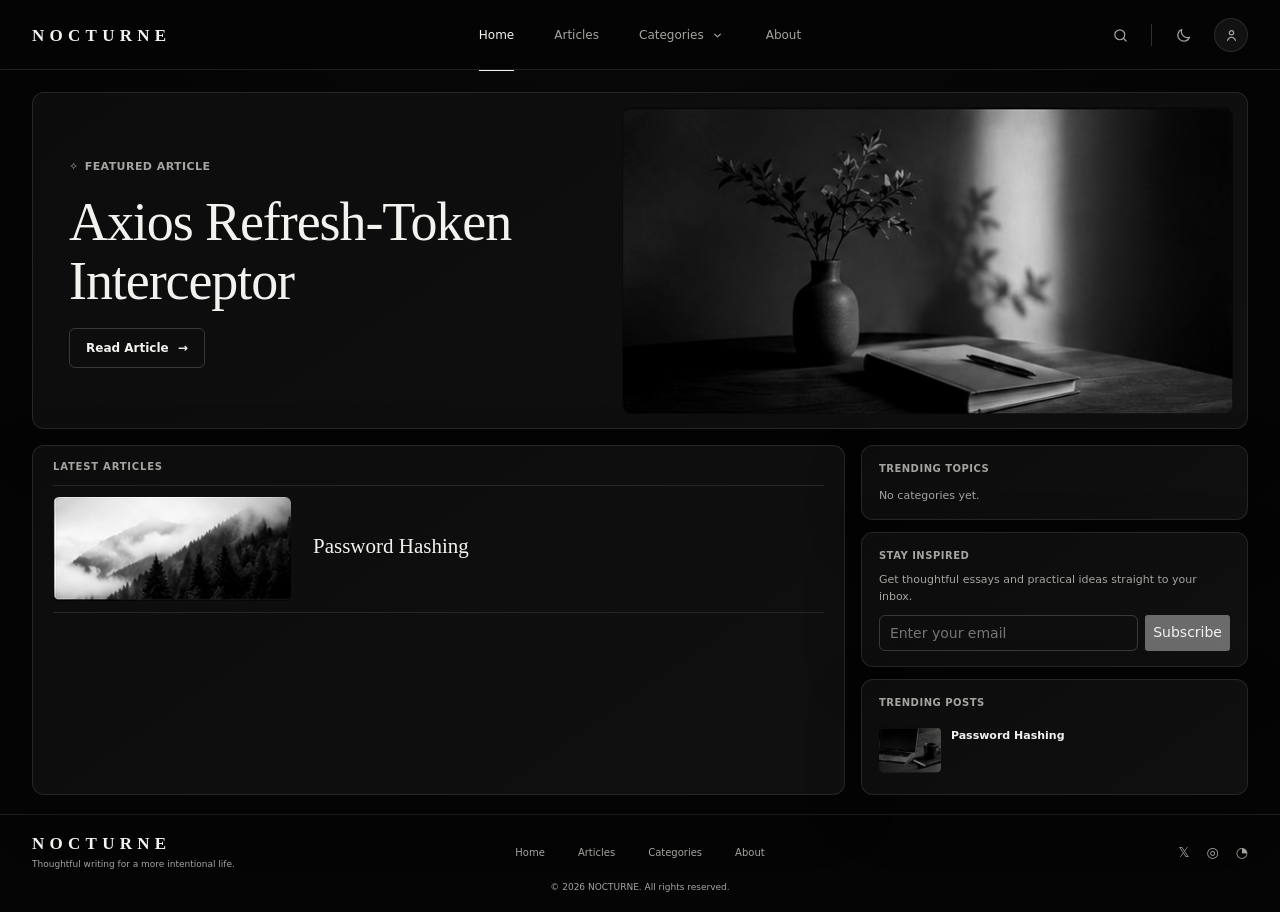
<file: index.html>
<!DOCTYPE html><html lang="en" data-theme="dark"><head><meta charset="utf-8"><meta name="viewport" content="width=device-width, initial-scale=1"><meta name="description" content="Thoughtful essays on focus, systems, habits, and intentional work."><title>blog — Thoughtful writing</title><script>
      try {
        document.documentElement.dataset.theme =
          localStorage.getItem('nocturne-theme') || 'dark';
      } catch (e) {
        document.documentElement.dataset.theme = 'dark';
      }
    </script><link rel="stylesheet" href="/_astro/BaseLayout.CNgXS75G.css"></head><body><header class="site-header"><div class="shell header"><a class="brand" href="/">NOCTURNE</a><nav class="nav" aria-label="Main navigation"><a class="active" href="/">Home</a><a href="/articles">Articles</a><a href="/articles" aria-label="Browse categories">Categories<svg class="icon" viewBox="0 0 24 24" aria-hidden="true"><path d="m8 10 4 4 4-4"></path></svg></a><a href="/#about">About</a></nav><div class="actions"><button class="icon-btn" type="button" aria-label="Search"><svg class="icon" viewBox="0 0 24 24" aria-hidden="true"><circle cx="11" cy="11" r="7"></circle><path d="m20 20-3.4-3.4"></path></svg></button><span class="vline" aria-hidden="true"></span><button class="icon-btn" type="button" data-theme-toggle aria-label="Switch to light theme"></button><span class="avatar" aria-hidden="true"><svg class="icon" viewBox="0 0 24 24"><circle cx="12" cy="8" r="3"></circle><path d="M6.5 19c.8-3 2.6-4.5 5.5-4.5S16.7 16 17.5 19"></path></svg></span></div></div></header><main class="home"><div class="shell"><section class="hero card"><div class="hero-copy"><div class="featured"><span aria-hidden="true">✧</span> FEATURED ARTICLE</div><h1>Axios Refresh-Token Interceptor</h1><div class="hero-bottom"><a class="outline" href="/authentications/axios-refresh-token-interceptor">Read Article <span aria-hidden="true">→</span></a><div class="meta" aria-label="Article metadata"><span></span></div></div></div><a class="hero-image photo" href="/authentications/axios-refresh-token-interceptor" aria-label="Read Axios Refresh-Token Interceptor"><img src="/theme/hero.jpg" alt="Axios Refresh-Token Interceptor" loading="eager" decoding="async"></a></section><div class="home-grid"><section class="feed card" aria-labelledby="latest-heading"><div id="latest-heading" class="section-title eyebrow">Latest Articles</div><a class="post" href="/authentications/password-hashing"><div class="thumb photo"><img src="/theme/mountain.jpg" alt="Password Hashing" loading="lazy" decoding="async"></div><div class="post-copy"><h2 class="post-title">Password Hashing</h2><div class="meta" aria-label="Article metadata"><span></span></div></div></a></section><aside class="sidebar"><section class="side card"><div class="side-title">Trending Topics</div><div class="muted" style="font-size:11px;">No categories yet.</div></section><section class="side card"><div class="side-title">Stay Inspired</div><p class="newsletter">Get thoughtful essays and practical ideas straight to your inbox.</p><form class="sub" onsubmit="return false"><input type="email" placeholder="Enter your email" aria-label="Email address"><button type="submit">Subscribe</button></form></section><section class="side card"><div class="side-title">Trending Posts</div><a class="trend" href="/authentications/password-hashing"><img src="/theme/desk.jpg" alt="Password Hashing" loading="lazy" decoding="async"><div><strong>Password Hashing</strong><div class="meta" aria-label="Article metadata"><span></span></div></div></a></section></aside></div></div></main><footer id="about" class="footer"><div class="shell"><div class="footer-grid"><div class="footer-copy"><div class="brand">NOCTURNE</div><p>Thoughtful writing for a more intentional life.</p></div><nav class="footer-nav" aria-label="Footer navigation"><a href="/">Home</a><a href="/articles">Articles</a><a href="/articles">Categories</a><a href="/#about">About</a></nav><div class="social" aria-label="Social links"><a href="#" aria-label="X / Twitter">𝕏</a><a href="#" aria-label="GitHub">◎</a><a href="#" aria-label="RSS feed">◔</a></div></div><div class="copyright">© 2026 NOCTURNE. All rights reserved.</div></div></footer><script src="/scripts/theme-toggle.js" defer></script><script type="module" src="/_astro/BaseLayout.astro_astro_type_script_index_0_lang.hG5L7J30.js"></script></body></html>
</file>
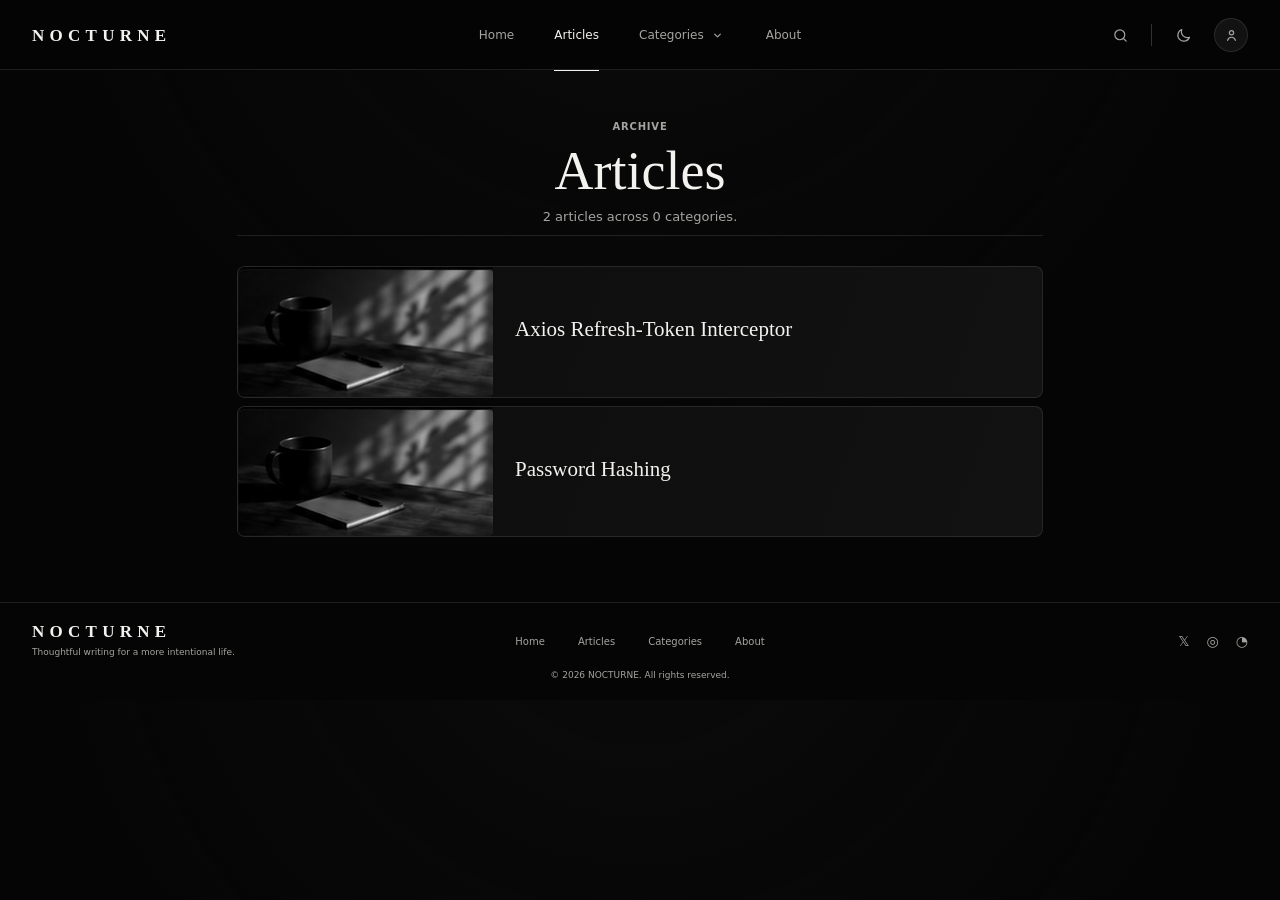
<file: articles/index.html>
<!DOCTYPE html><html lang="en" data-theme="dark"><head><meta charset="utf-8"><meta name="viewport" content="width=device-width, initial-scale=1"><meta name="description" content="All published notes."><title>Articles</title><script>
      try {
        document.documentElement.dataset.theme =
          localStorage.getItem('nocturne-theme') || 'dark';
      } catch (e) {
        document.documentElement.dataset.theme = 'dark';
      }
    </script><link rel="stylesheet" href="/_astro/BaseLayout.CNgXS75G.css"></head><body><header class="site-header"><div class="shell header"><a class="brand" href="/">NOCTURNE</a><nav class="nav" aria-label="Main navigation"><a href="/">Home</a><a class="active" href="/articles">Articles</a><a href="/articles" aria-label="Browse categories">Categories<svg class="icon" viewBox="0 0 24 24" aria-hidden="true"><path d="m8 10 4 4 4-4"></path></svg></a><a href="/#about">About</a></nav><div class="actions"><button class="icon-btn" type="button" aria-label="Search"><svg class="icon" viewBox="0 0 24 24" aria-hidden="true"><circle cx="11" cy="11" r="7"></circle><path d="m20 20-3.4-3.4"></path></svg></button><span class="vline" aria-hidden="true"></span><button class="icon-btn" type="button" data-theme-toggle aria-label="Switch to light theme"></button><span class="avatar" aria-hidden="true"><svg class="icon" viewBox="0 0 24 24"><circle cx="12" cy="8" r="3"></circle><path d="M6.5 19c.8-3 2.6-4.5 5.5-4.5S16.7 16 17.5 19"></path></svg></span></div></div></header><main class="category"><div class="shell"><section class="archive-header"><div class="eyebrow">Archive</div><h1>Articles</h1><p>2 articles across 0 categories.</p></section><section class="category-list"><div class="chips" role="navigation" aria-label="Filter by category"></div><a class="cat-post" href="/authentications/axios-refresh-token-interceptor"><div class="photo"><img src="/theme/cat-focus.jpg" alt="Axios Refresh-Token Interceptor" loading="lazy" decoding="async"></div><div class="cat-copy"><h2>Axios Refresh-Token Interceptor</h2><div class="meta" aria-label="Article metadata"><span></span></div></div></a><a class="cat-post" href="/authentications/password-hashing"><div class="photo"><img src="/theme/cat-focus.jpg" alt="Password Hashing" loading="lazy" decoding="async"></div><div class="cat-copy"><h2>Password Hashing</h2><div class="meta" aria-label="Article metadata"><span></span></div></div></a></section></div></main><footer id="about" class="footer"><div class="shell"><div class="footer-grid"><div class="footer-copy"><div class="brand">NOCTURNE</div><p>Thoughtful writing for a more intentional life.</p></div><nav class="footer-nav" aria-label="Footer navigation"><a href="/">Home</a><a href="/articles">Articles</a><a href="/articles">Categories</a><a href="/#about">About</a></nav><div class="social" aria-label="Social links"><a href="#" aria-label="X / Twitter">𝕏</a><a href="#" aria-label="GitHub">◎</a><a href="#" aria-label="RSS feed">◔</a></div></div><div class="copyright">© 2026 NOCTURNE. All rights reserved.</div></div></footer><script src="/scripts/theme-toggle.js" defer></script><script type="module" src="/_astro/BaseLayout.astro_astro_type_script_index_0_lang.hG5L7J30.js"></script></body></html>
</file>
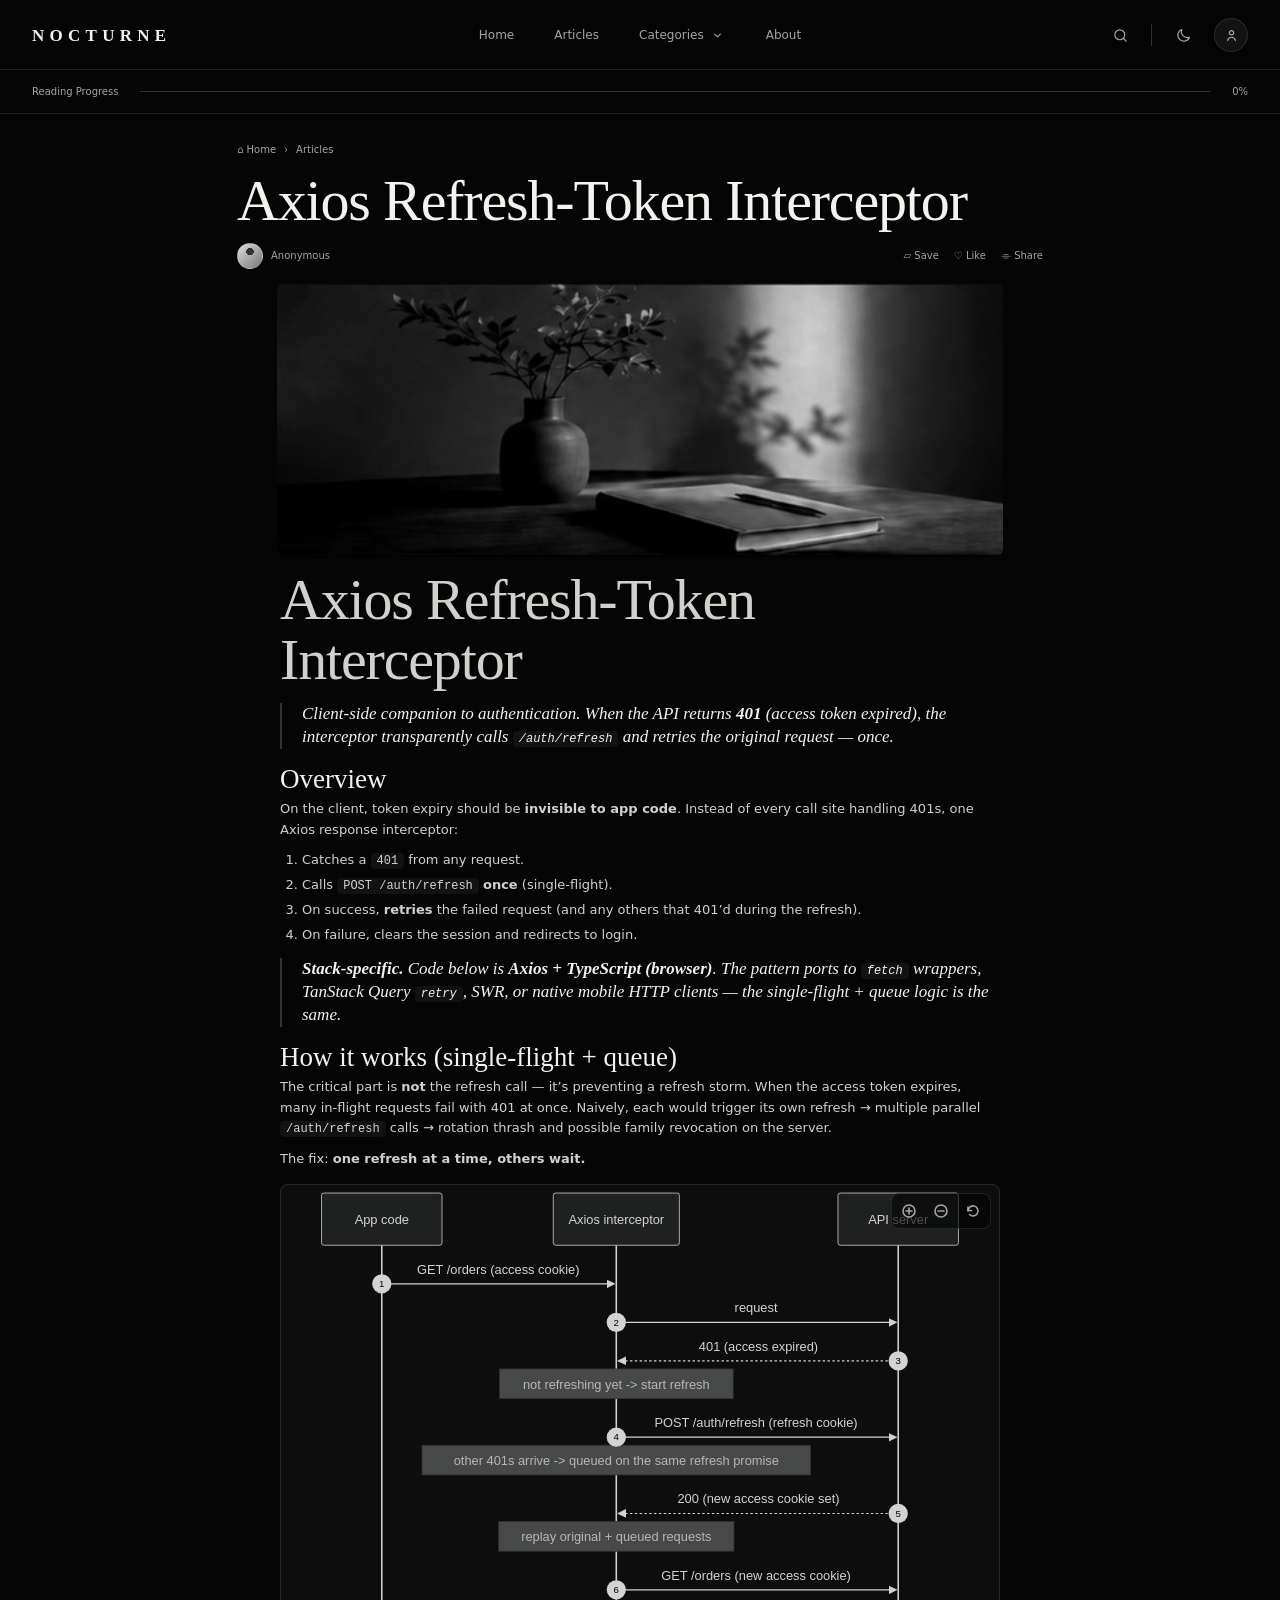
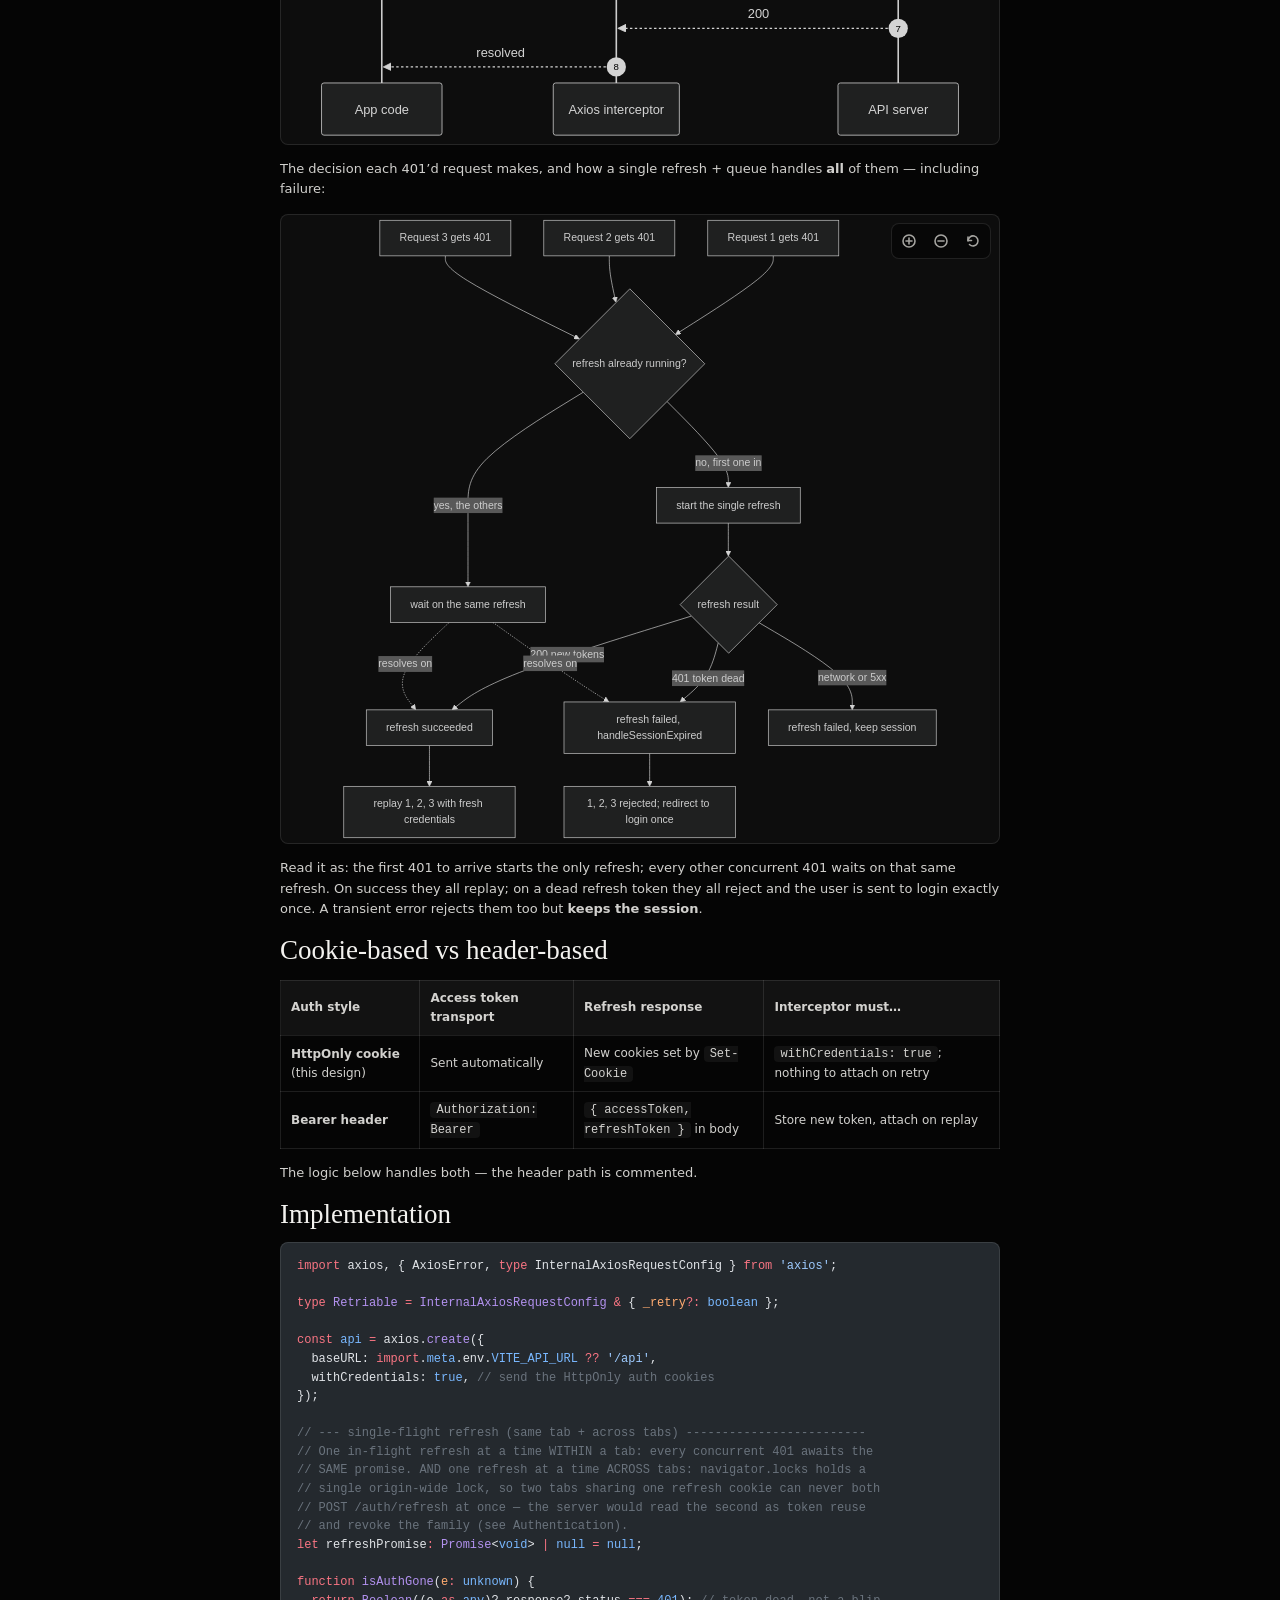
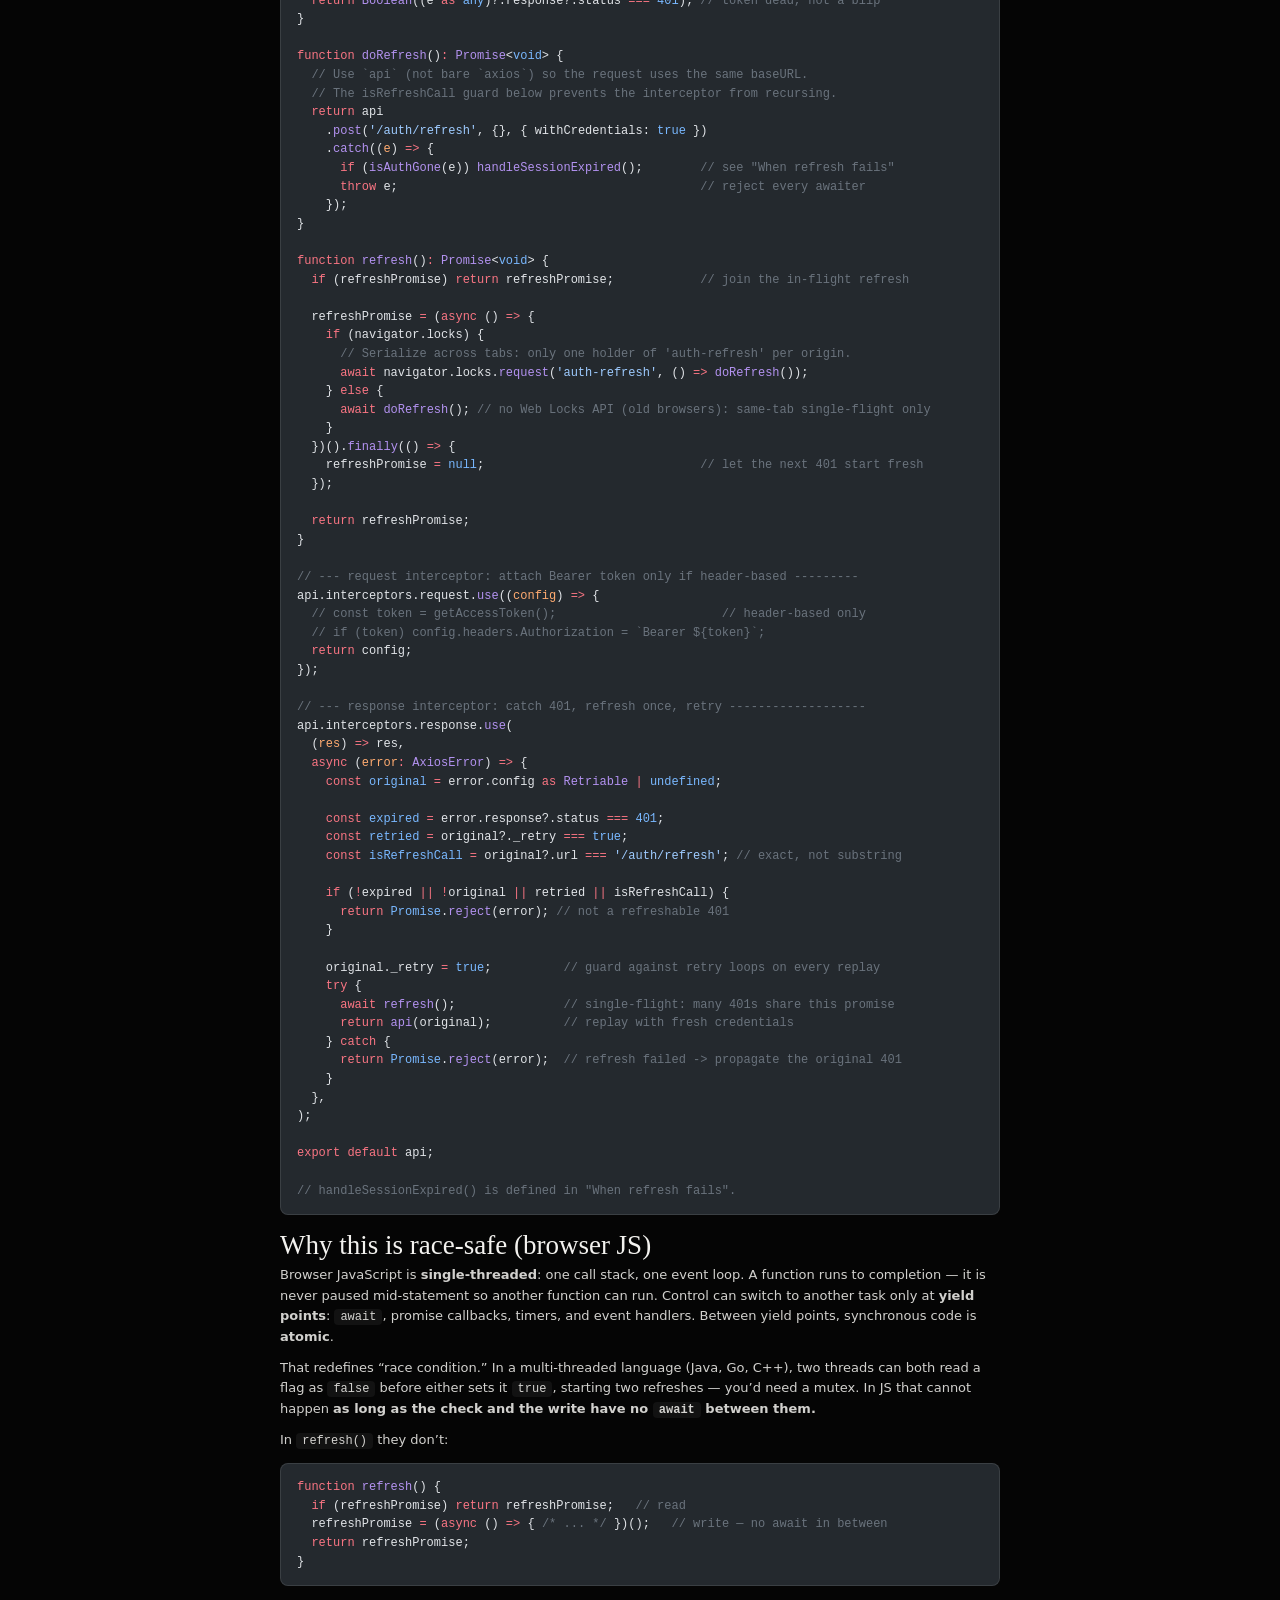
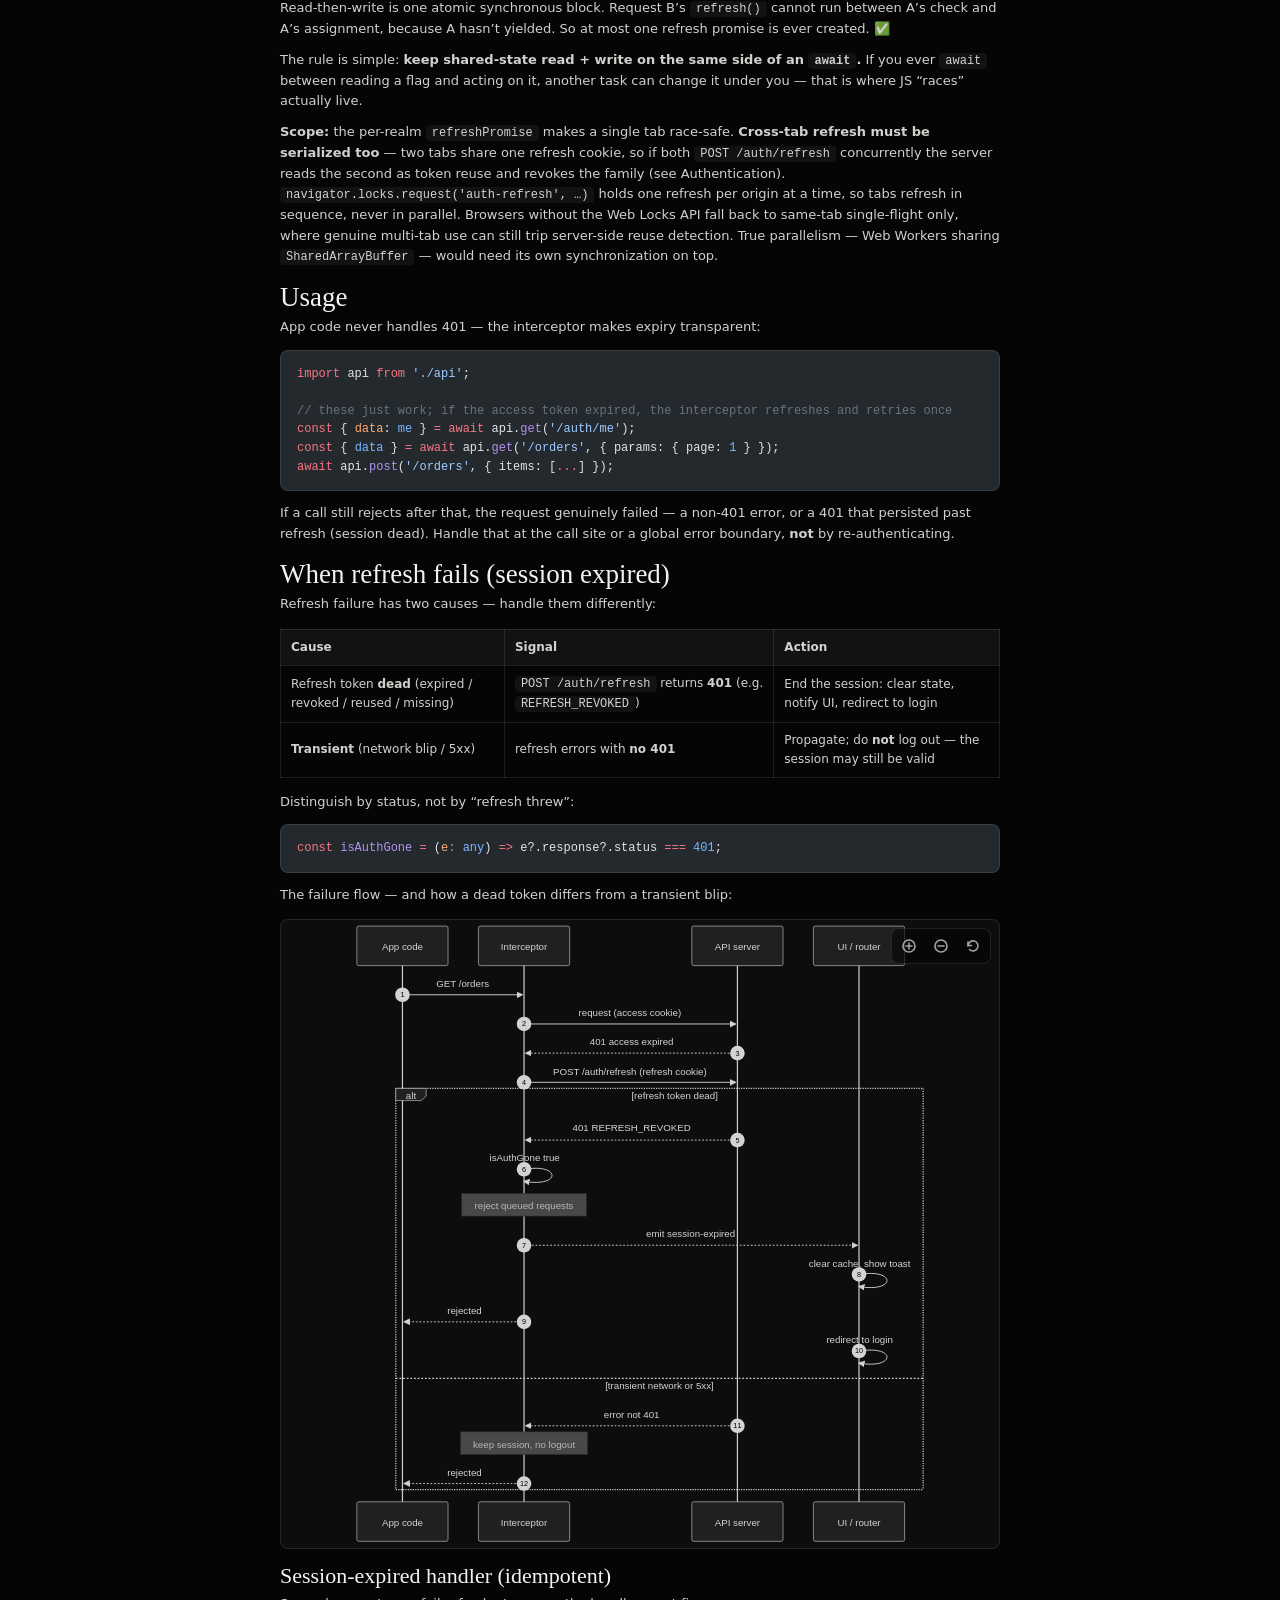
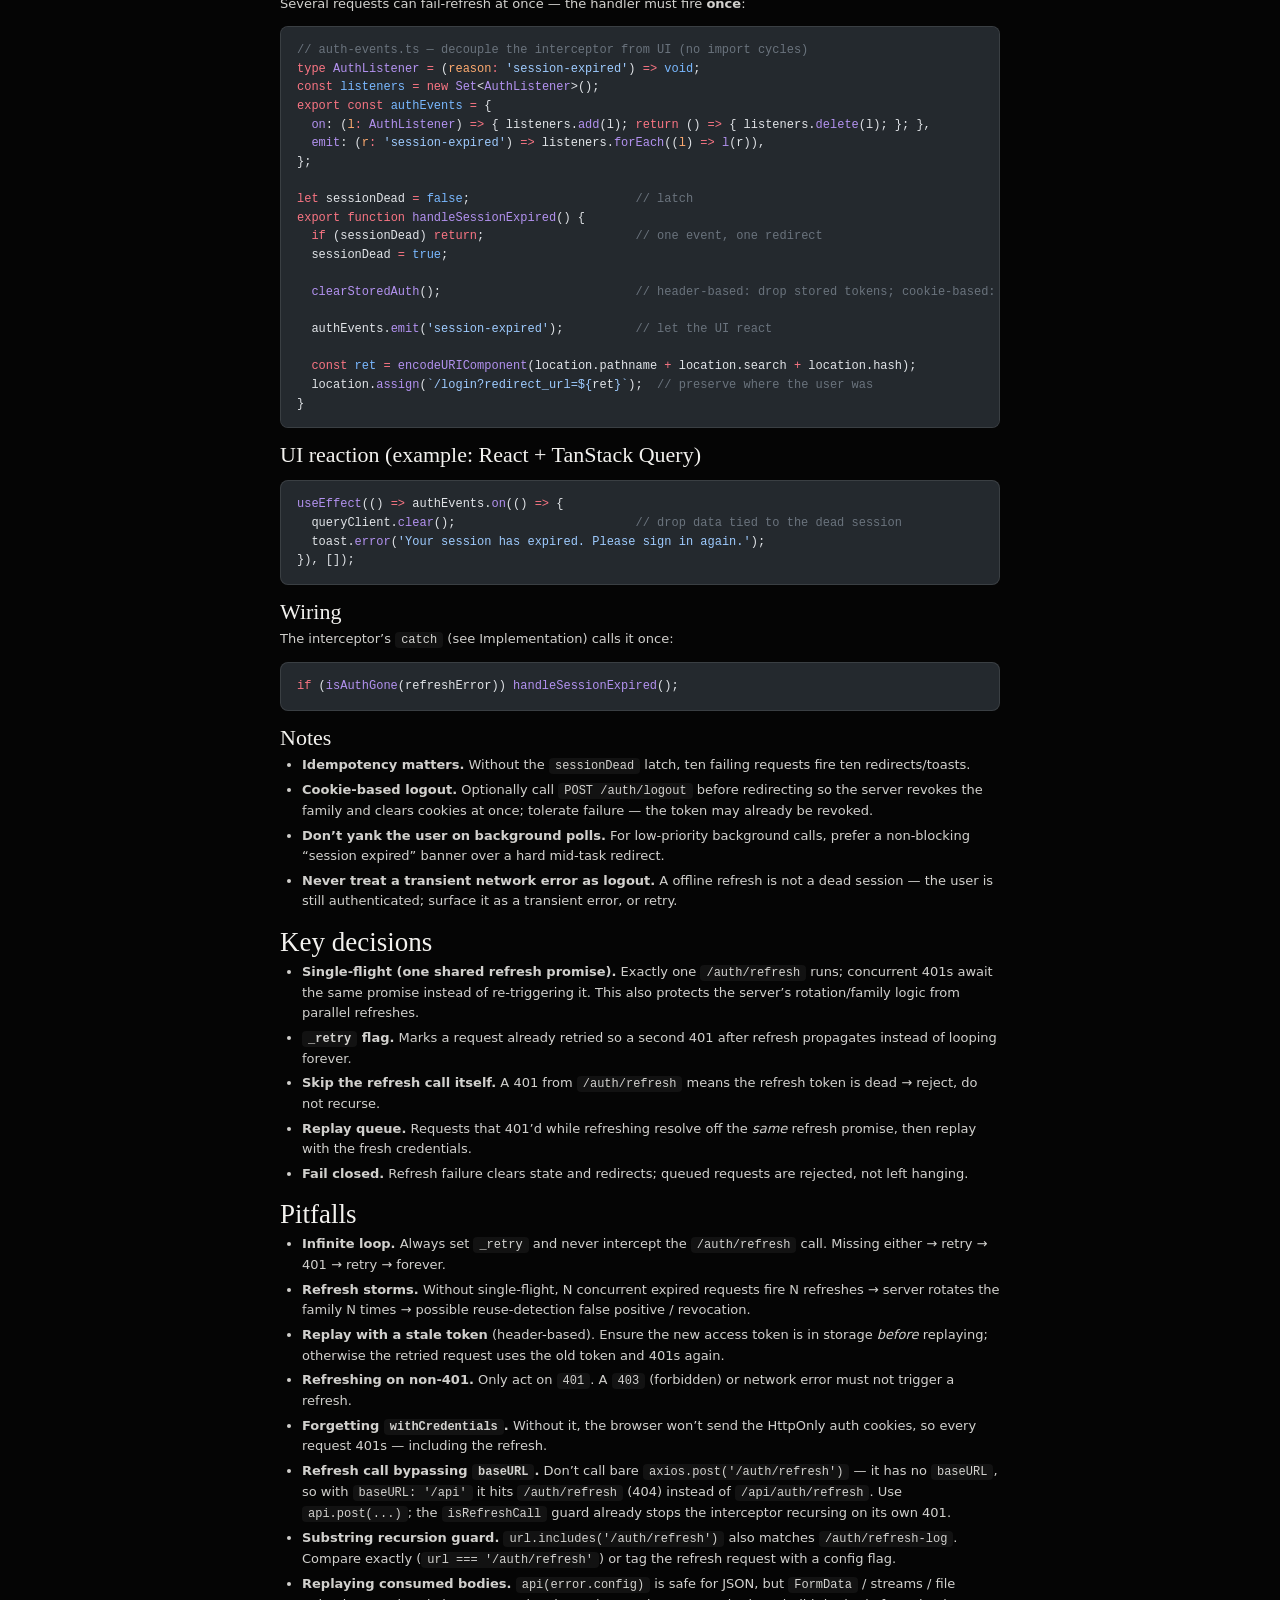
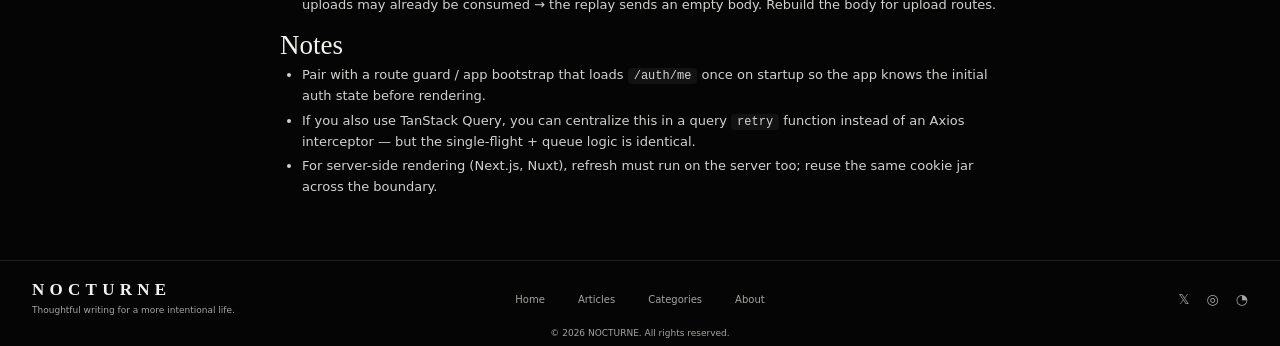
<file: authentications/axios-refresh-token-interceptor/index.html>
<!DOCTYPE html><html lang="en" data-theme="dark"><head><meta charset="utf-8"><meta name="viewport" content="width=device-width, initial-scale=1"><meta name="description" content="Thoughtful writing."><title>Axios Refresh-Token Interceptor — Nocturne</title><script>
      try {
        document.documentElement.dataset.theme =
          localStorage.getItem('nocturne-theme') || 'dark';
      } catch (e) {
        document.documentElement.dataset.theme = 'dark';
      }
    </script><link rel="stylesheet" href="/_astro/BaseLayout.CNgXS75G.css"></head><body><header class="site-header"><div class="shell header"><a class="brand" href="/">NOCTURNE</a><nav class="nav" aria-label="Main navigation"><a href="/">Home</a><a href="/articles">Articles</a><a href="/articles" aria-label="Browse categories">Categories<svg class="icon" viewBox="0 0 24 24" aria-hidden="true"><path d="m8 10 4 4 4-4"></path></svg></a><a href="/#about">About</a></nav><div class="actions"><button class="icon-btn" type="button" aria-label="Search"><svg class="icon" viewBox="0 0 24 24" aria-hidden="true"><circle cx="11" cy="11" r="7"></circle><path d="m20 20-3.4-3.4"></path></svg></button><span class="vline" aria-hidden="true"></span><button class="icon-btn" type="button" data-theme-toggle aria-label="Switch to light theme"></button><span class="avatar" aria-hidden="true"><svg class="icon" viewBox="0 0 24 24"><circle cx="12" cy="8" r="3"></circle><path d="M6.5 19c.8-3 2.6-4.5 5.5-4.5S16.7 16 17.5 19"></path></svg></span></div></div></header><div class="progress" aria-label="Reading progress"><div class="shell"><span>Reading Progress</span><span class="bar" aria-hidden="true"><span data-reading-progress-bar></span></span><span data-reading-progress-count>0%</span></div></div><main class="article"><article class="content"><nav class="crumb" aria-label="Breadcrumb"><a href="/">⌂ Home</a><span aria-hidden="true">›</span><a href="/articles">Articles</a></nav><h1 class="article-title">Axios Refresh-Token Interceptor</h1><div class="article-topline"><div class="author"><span class="author-dot" aria-hidden="true"></span><span>Anonymous</span></div><div class="article-actions" aria-label="Article actions"><span class="action">▱ Save</span><span class="action">♡ Like</span><span class="action">⌯ Share</span></div></div><figure class="article-hero photo"><img src="/theme/article-hero.jpg" alt="Axios Refresh-Token Interceptor" loading="eager" decoding="async"></figure><div class="prose"><h1 id="axios-refresh-token-interceptor">Axios Refresh-Token Interceptor</h1>
<blockquote>
<p>Client-side companion to authentication. When the API returns <strong>401</strong> (access token expired), the interceptor transparently calls <code>/auth/refresh</code> and retries the original request — once.</p>
</blockquote>
<h2 id="overview">Overview</h2>
<p>On the client, token expiry should be <strong>invisible to app code</strong>. Instead of every call site handling 401s, one Axios response interceptor:</p>
<ol>
<li>Catches a <code>401</code> from any request.</li>
<li>Calls <code>POST /auth/refresh</code> <strong>once</strong> (single-flight).</li>
<li>On success, <strong>retries</strong> the failed request (and any others that 401’d during the refresh).</li>
<li>On failure, clears the session and redirects to login.</li>
</ol>
<blockquote>
<p><strong>Stack-specific.</strong> Code below is <strong>Axios + TypeScript (browser)</strong>. The pattern ports to <code>fetch</code> wrappers, TanStack Query <code>retry</code>, SWR, or native mobile HTTP clients — the single-flight + queue logic is the same.</p>
</blockquote>
<h2 id="how-it-works-single-flight--queue">How it works (single-flight + queue)</h2>
<p>The critical part is <strong>not</strong> the refresh call — it’s preventing a refresh storm. When the access token expires, many in-flight requests fail with 401 at once. Naively, each would trigger its own refresh → multiple parallel <code>/auth/refresh</code> calls → rotation thrash and possible family revocation on the server.</p>
<p>The fix: <strong>one refresh at a time, others wait.</strong></p>
<pre class="astro-code github-dark" style="background-color:#24292e;color:#e1e4e8; overflow-x: auto;" tabindex="0" data-language="mermaid"><code><span class="line"><span style="color:#F97583">sequenceDiagram</span></span>
<span class="line"><span style="color:#F97583">  autonumber</span></span>
<span class="line"><span style="color:#F97583">  participant</span><span style="color:#FFAB70"> App</span><span style="color:#F97583"> as</span><span style="color:#9ECBFF"> App code</span></span>
<span class="line"><span style="color:#F97583">  participant</span><span style="color:#FFAB70"> Int</span><span style="color:#F97583"> as</span><span style="color:#9ECBFF"> Axios interceptor</span></span>
<span class="line"><span style="color:#F97583">  participant</span><span style="color:#FFAB70"> API</span><span style="color:#F97583"> as</span><span style="color:#9ECBFF"> API server</span></span>
<span class="line"><span style="color:#FFAB70">  App</span><span style="color:#F97583">-&gt;&gt;</span><span style="color:#FFAB70">Int</span><span style="color:#F97583">:</span><span style="color:#9ECBFF"> GET /orders (access cookie)</span></span>
<span class="line"><span style="color:#FFAB70">  Int</span><span style="color:#F97583">-&gt;&gt;</span><span style="color:#FFAB70">API</span><span style="color:#F97583">:</span><span style="color:#9ECBFF"> request</span></span>
<span class="line"><span style="color:#FFAB70">  API</span><span style="color:#F97583">--&gt;&gt;</span><span style="color:#FFAB70">Int</span><span style="color:#F97583">:</span><span style="color:#9ECBFF"> 401 (access expired)</span></span>
<span class="line"><span style="color:#F97583">  Note</span><span style="color:#B392F0"> over</span><span style="color:#FFAB70"> Int</span><span style="color:#F97583">:</span><span style="color:#9ECBFF"> not refreshing yet -&gt; start refresh</span></span>
<span class="line"><span style="color:#FFAB70">  Int</span><span style="color:#F97583">-&gt;&gt;</span><span style="color:#FFAB70">API</span><span style="color:#F97583">:</span><span style="color:#9ECBFF"> POST /auth/refresh (refresh cookie)</span></span>
<span class="line"><span style="color:#F97583">  Note</span><span style="color:#B392F0"> over</span><span style="color:#FFAB70"> Int</span><span style="color:#F97583">:</span><span style="color:#9ECBFF"> other 401s arrive -&gt; queued on the same refresh promise</span></span>
<span class="line"><span style="color:#FFAB70">  API</span><span style="color:#F97583">--&gt;&gt;</span><span style="color:#FFAB70">Int</span><span style="color:#F97583">:</span><span style="color:#9ECBFF"> 200 (new access cookie set)</span></span>
<span class="line"><span style="color:#F97583">  Note</span><span style="color:#B392F0"> over</span><span style="color:#FFAB70"> Int</span><span style="color:#F97583">:</span><span style="color:#9ECBFF"> replay original + queued requests</span></span>
<span class="line"><span style="color:#FFAB70">  Int</span><span style="color:#F97583">-&gt;&gt;</span><span style="color:#FFAB70">API</span><span style="color:#F97583">:</span><span style="color:#9ECBFF"> GET /orders (new access cookie)</span></span>
<span class="line"><span style="color:#FFAB70">  API</span><span style="color:#F97583">--&gt;&gt;</span><span style="color:#FFAB70">Int</span><span style="color:#F97583">:</span><span style="color:#9ECBFF"> 200</span></span>
<span class="line"><span style="color:#FFAB70">  Int</span><span style="color:#F97583">--&gt;&gt;</span><span style="color:#FFAB70">App</span><span style="color:#F97583">:</span><span style="color:#9ECBFF"> resolved</span></span></code></pre>
<p>The decision each 401’d request makes, and how a single refresh + queue handles <strong>all</strong> of them — including failure:</p>
<pre class="astro-code github-dark" style="background-color:#24292e;color:#e1e4e8; overflow-x: auto;" tabindex="0" data-language="mermaid"><code><span class="line"><span style="color:#F97583">flowchart</span><span style="color:#B392F0"> TD</span></span>
<span class="line"><span style="color:#FFAB70">  R1</span><span style="color:#F97583">[</span><span style="color:#9ECBFF">"Request 1 gets 401"</span><span style="color:#F97583">]</span></span>
<span class="line"><span style="color:#FFAB70">  R2</span><span style="color:#F97583">[</span><span style="color:#9ECBFF">"Request 2 gets 401"</span><span style="color:#F97583">]</span></span>
<span class="line"><span style="color:#FFAB70">  R3</span><span style="color:#F97583">[</span><span style="color:#9ECBFF">"Request 3 gets 401"</span><span style="color:#F97583">]</span></span>
<span class="line"><span style="color:#FFAB70">  R1 </span><span style="color:#F97583">--&gt;</span><span style="color:#FFAB70"> CHK</span><span style="color:#F97583">{</span><span style="color:#9ECBFF">"refresh already running?"</span><span style="color:#F97583">}</span></span>
<span class="line"><span style="color:#FFAB70">  R2 </span><span style="color:#F97583">--&gt;</span><span style="color:#FFAB70"> CHK</span></span>
<span class="line"><span style="color:#FFAB70">  R3 </span><span style="color:#F97583">--&gt;</span><span style="color:#FFAB70"> CHK</span></span>
<span class="line"><span style="color:#FFAB70">  CHK </span><span style="color:#F97583">--&gt;|</span><span style="color:#9ECBFF">"no, first one in"</span><span style="color:#F97583">|</span><span style="color:#FFAB70"> START</span><span style="color:#F97583">[</span><span style="color:#9ECBFF">"start the single refresh"</span><span style="color:#F97583">]</span></span>
<span class="line"><span style="color:#FFAB70">  CHK </span><span style="color:#F97583">--&gt;|</span><span style="color:#9ECBFF">"yes, the others"</span><span style="color:#F97583">|</span><span style="color:#FFAB70"> WAIT</span><span style="color:#F97583">[</span><span style="color:#9ECBFF">"wait on the same refresh"</span><span style="color:#F97583">]</span></span>
<span class="line"><span style="color:#FFAB70">  START </span><span style="color:#F97583">--&gt;</span><span style="color:#FFAB70"> RESULT</span><span style="color:#F97583">{</span><span style="color:#9ECBFF">"refresh result"</span><span style="color:#F97583">}</span></span>
<span class="line"><span style="color:#FFAB70">  RESULT </span><span style="color:#F97583">--&gt;|</span><span style="color:#9ECBFF">"200 new tokens"</span><span style="color:#F97583">|</span><span style="color:#FFAB70"> SUCC</span><span style="color:#F97583">[</span><span style="color:#9ECBFF">"refresh succeeded"</span><span style="color:#F97583">]</span></span>
<span class="line"><span style="color:#FFAB70">  RESULT </span><span style="color:#F97583">--&gt;|</span><span style="color:#9ECBFF">"401 token dead"</span><span style="color:#F97583">|</span><span style="color:#FFAB70"> DEAD</span><span style="color:#F97583">[</span><span style="color:#9ECBFF">"refresh failed, handleSessionExpired"</span><span style="color:#F97583">]</span></span>
<span class="line"><span style="color:#FFAB70">  RESULT </span><span style="color:#F97583">--&gt;|</span><span style="color:#9ECBFF">"network or 5xx"</span><span style="color:#F97583">|</span><span style="color:#FFAB70"> BLIP</span><span style="color:#F97583">[</span><span style="color:#9ECBFF">"refresh failed, keep session"</span><span style="color:#F97583">]</span></span>
<span class="line"><span style="color:#FFAB70">  WAIT </span><span style="color:#F97583">-.-&gt;|</span><span style="color:#9ECBFF">"resolves on"</span><span style="color:#F97583">|</span><span style="color:#FFAB70"> SUCC</span></span>
<span class="line"><span style="color:#FFAB70">  WAIT </span><span style="color:#F97583">-.-&gt;|</span><span style="color:#9ECBFF">"resolves on"</span><span style="color:#F97583">|</span><span style="color:#FFAB70"> DEAD</span></span>
<span class="line"><span style="color:#FFAB70">  SUCC </span><span style="color:#F97583">--&gt;</span><span style="color:#FFAB70"> REPLAY</span><span style="color:#F97583">[</span><span style="color:#9ECBFF">"replay 1, 2, 3 with fresh credentials"</span><span style="color:#F97583">]</span></span>
<span class="line"><span style="color:#FFAB70">  DEAD </span><span style="color:#F97583">--&gt;</span><span style="color:#FFAB70"> CLEAR</span><span style="color:#F97583">[</span><span style="color:#9ECBFF">"1, 2, 3 rejected; redirect to login once"</span><span style="color:#F97583">]</span></span></code></pre>
<p>Read it as: the first 401 to arrive starts the only refresh; every other concurrent 401 waits on that same refresh. On success they all replay; on a dead refresh token they all reject and the user is sent to login exactly once. A transient error rejects them too but <strong>keeps the session</strong>.</p>
<h2 id="cookie-based-vs-header-based">Cookie-based vs header-based</h2>
<table>
<thead>
<tr>
<th>Auth style</th>
<th>Access token transport</th>
<th>Refresh response</th>
<th>Interceptor must…</th>
</tr>
</thead>
<tbody>
<tr>
<td><strong>HttpOnly cookie</strong> (this design)</td>
<td>Sent automatically</td>
<td>New cookies set by <code>Set-Cookie</code></td>
<td><code>withCredentials: true</code>; nothing to attach on retry</td>
</tr>
<tr>
<td><strong>Bearer header</strong></td>
<td><code>Authorization: Bearer</code></td>
<td><code>{ accessToken, refreshToken }</code> in body</td>
<td>Store new token, attach on replay</td>
</tr>
</tbody>
</table>
<p>The logic below handles both — the header path is commented.</p>
<h2 id="implementation">Implementation</h2>
<pre class="astro-code github-dark" style="background-color:#24292e;color:#e1e4e8; overflow-x: auto;" tabindex="0" data-language="ts"><code><span class="line"><span style="color:#F97583">import</span><span style="color:#E1E4E8"> axios, { AxiosError, </span><span style="color:#F97583">type</span><span style="color:#E1E4E8"> InternalAxiosRequestConfig } </span><span style="color:#F97583">from</span><span style="color:#9ECBFF"> 'axios'</span><span style="color:#E1E4E8">;</span></span>
<span class="line"></span>
<span class="line"><span style="color:#F97583">type</span><span style="color:#B392F0"> Retriable</span><span style="color:#F97583"> =</span><span style="color:#B392F0"> InternalAxiosRequestConfig</span><span style="color:#F97583"> &amp;</span><span style="color:#E1E4E8"> { </span><span style="color:#FFAB70">_retry</span><span style="color:#F97583">?:</span><span style="color:#79B8FF"> boolean</span><span style="color:#E1E4E8"> };</span></span>
<span class="line"></span>
<span class="line"><span style="color:#F97583">const</span><span style="color:#79B8FF"> api</span><span style="color:#F97583"> =</span><span style="color:#E1E4E8"> axios.</span><span style="color:#B392F0">create</span><span style="color:#E1E4E8">({</span></span>
<span class="line"><span style="color:#E1E4E8">  baseURL: </span><span style="color:#F97583">import</span><span style="color:#E1E4E8">.</span><span style="color:#79B8FF">meta</span><span style="color:#E1E4E8">.env.</span><span style="color:#79B8FF">VITE_API_URL</span><span style="color:#F97583"> ??</span><span style="color:#9ECBFF"> '/api'</span><span style="color:#E1E4E8">,</span></span>
<span class="line"><span style="color:#E1E4E8">  withCredentials: </span><span style="color:#79B8FF">true</span><span style="color:#E1E4E8">, </span><span style="color:#6A737D">// send the HttpOnly auth cookies</span></span>
<span class="line"><span style="color:#E1E4E8">});</span></span>
<span class="line"></span>
<span class="line"><span style="color:#6A737D">// --- single-flight refresh (same tab + across tabs) -------------------------</span></span>
<span class="line"><span style="color:#6A737D">// One in-flight refresh at a time WITHIN a tab: every concurrent 401 awaits the</span></span>
<span class="line"><span style="color:#6A737D">// SAME promise. AND one refresh at a time ACROSS tabs: navigator.locks holds a</span></span>
<span class="line"><span style="color:#6A737D">// single origin-wide lock, so two tabs sharing one refresh cookie can never both</span></span>
<span class="line"><span style="color:#6A737D">// POST /auth/refresh at once — the server would read the second as token reuse</span></span>
<span class="line"><span style="color:#6A737D">// and revoke the family (see Authentication).</span></span>
<span class="line"><span style="color:#F97583">let</span><span style="color:#E1E4E8"> refreshPromise</span><span style="color:#F97583">:</span><span style="color:#B392F0"> Promise</span><span style="color:#E1E4E8">&lt;</span><span style="color:#79B8FF">void</span><span style="color:#E1E4E8">&gt; </span><span style="color:#F97583">|</span><span style="color:#79B8FF"> null</span><span style="color:#F97583"> =</span><span style="color:#79B8FF"> null</span><span style="color:#E1E4E8">;</span></span>
<span class="line"></span>
<span class="line"><span style="color:#F97583">function</span><span style="color:#B392F0"> isAuthGone</span><span style="color:#E1E4E8">(</span><span style="color:#FFAB70">e</span><span style="color:#F97583">:</span><span style="color:#79B8FF"> unknown</span><span style="color:#E1E4E8">) {</span></span>
<span class="line"><span style="color:#F97583">  return</span><span style="color:#B392F0"> Boolean</span><span style="color:#E1E4E8">((e </span><span style="color:#F97583">as</span><span style="color:#79B8FF"> any</span><span style="color:#E1E4E8">)?.response?.status </span><span style="color:#F97583">===</span><span style="color:#79B8FF"> 401</span><span style="color:#E1E4E8">); </span><span style="color:#6A737D">// token dead, not a blip</span></span>
<span class="line"><span style="color:#E1E4E8">}</span></span>
<span class="line"></span>
<span class="line"><span style="color:#F97583">function</span><span style="color:#B392F0"> doRefresh</span><span style="color:#E1E4E8">()</span><span style="color:#F97583">:</span><span style="color:#B392F0"> Promise</span><span style="color:#E1E4E8">&lt;</span><span style="color:#79B8FF">void</span><span style="color:#E1E4E8">&gt; {</span></span>
<span class="line"><span style="color:#6A737D">  // Use `api` (not bare `axios`) so the request uses the same baseURL.</span></span>
<span class="line"><span style="color:#6A737D">  // The isRefreshCall guard below prevents the interceptor from recursing.</span></span>
<span class="line"><span style="color:#F97583">  return</span><span style="color:#E1E4E8"> api</span></span>
<span class="line"><span style="color:#E1E4E8">    .</span><span style="color:#B392F0">post</span><span style="color:#E1E4E8">(</span><span style="color:#9ECBFF">'/auth/refresh'</span><span style="color:#E1E4E8">, {}, { withCredentials: </span><span style="color:#79B8FF">true</span><span style="color:#E1E4E8"> })</span></span>
<span class="line"><span style="color:#E1E4E8">    .</span><span style="color:#B392F0">catch</span><span style="color:#E1E4E8">((</span><span style="color:#FFAB70">e</span><span style="color:#E1E4E8">) </span><span style="color:#F97583">=&gt;</span><span style="color:#E1E4E8"> {</span></span>
<span class="line"><span style="color:#F97583">      if</span><span style="color:#E1E4E8"> (</span><span style="color:#B392F0">isAuthGone</span><span style="color:#E1E4E8">(e)) </span><span style="color:#B392F0">handleSessionExpired</span><span style="color:#E1E4E8">();        </span><span style="color:#6A737D">// see "When refresh fails"</span></span>
<span class="line"><span style="color:#F97583">      throw</span><span style="color:#E1E4E8"> e;                                          </span><span style="color:#6A737D">// reject every awaiter</span></span>
<span class="line"><span style="color:#E1E4E8">    });</span></span>
<span class="line"><span style="color:#E1E4E8">}</span></span>
<span class="line"></span>
<span class="line"><span style="color:#F97583">function</span><span style="color:#B392F0"> refresh</span><span style="color:#E1E4E8">()</span><span style="color:#F97583">:</span><span style="color:#B392F0"> Promise</span><span style="color:#E1E4E8">&lt;</span><span style="color:#79B8FF">void</span><span style="color:#E1E4E8">&gt; {</span></span>
<span class="line"><span style="color:#F97583">  if</span><span style="color:#E1E4E8"> (refreshPromise) </span><span style="color:#F97583">return</span><span style="color:#E1E4E8"> refreshPromise;            </span><span style="color:#6A737D">// join the in-flight refresh</span></span>
<span class="line"></span>
<span class="line"><span style="color:#E1E4E8">  refreshPromise </span><span style="color:#F97583">=</span><span style="color:#E1E4E8"> (</span><span style="color:#F97583">async</span><span style="color:#E1E4E8"> () </span><span style="color:#F97583">=&gt;</span><span style="color:#E1E4E8"> {</span></span>
<span class="line"><span style="color:#F97583">    if</span><span style="color:#E1E4E8"> (navigator.locks) {</span></span>
<span class="line"><span style="color:#6A737D">      // Serialize across tabs: only one holder of 'auth-refresh' per origin.</span></span>
<span class="line"><span style="color:#F97583">      await</span><span style="color:#E1E4E8"> navigator.locks.</span><span style="color:#B392F0">request</span><span style="color:#E1E4E8">(</span><span style="color:#9ECBFF">'auth-refresh'</span><span style="color:#E1E4E8">, () </span><span style="color:#F97583">=&gt;</span><span style="color:#B392F0"> doRefresh</span><span style="color:#E1E4E8">());</span></span>
<span class="line"><span style="color:#E1E4E8">    } </span><span style="color:#F97583">else</span><span style="color:#E1E4E8"> {</span></span>
<span class="line"><span style="color:#F97583">      await</span><span style="color:#B392F0"> doRefresh</span><span style="color:#E1E4E8">(); </span><span style="color:#6A737D">// no Web Locks API (old browsers): same-tab single-flight only</span></span>
<span class="line"><span style="color:#E1E4E8">    }</span></span>
<span class="line"><span style="color:#E1E4E8">  })().</span><span style="color:#B392F0">finally</span><span style="color:#E1E4E8">(() </span><span style="color:#F97583">=&gt;</span><span style="color:#E1E4E8"> {</span></span>
<span class="line"><span style="color:#E1E4E8">    refreshPromise </span><span style="color:#F97583">=</span><span style="color:#79B8FF"> null</span><span style="color:#E1E4E8">;                              </span><span style="color:#6A737D">// let the next 401 start fresh</span></span>
<span class="line"><span style="color:#E1E4E8">  });</span></span>
<span class="line"></span>
<span class="line"><span style="color:#F97583">  return</span><span style="color:#E1E4E8"> refreshPromise;</span></span>
<span class="line"><span style="color:#E1E4E8">}</span></span>
<span class="line"></span>
<span class="line"><span style="color:#6A737D">// --- request interceptor: attach Bearer token only if header-based ---------</span></span>
<span class="line"><span style="color:#E1E4E8">api.interceptors.request.</span><span style="color:#B392F0">use</span><span style="color:#E1E4E8">((</span><span style="color:#FFAB70">config</span><span style="color:#E1E4E8">) </span><span style="color:#F97583">=&gt;</span><span style="color:#E1E4E8"> {</span></span>
<span class="line"><span style="color:#6A737D">  // const token = getAccessToken();                       // header-based only</span></span>
<span class="line"><span style="color:#6A737D">  // if (token) config.headers.Authorization = `Bearer ${token}`;</span></span>
<span class="line"><span style="color:#F97583">  return</span><span style="color:#E1E4E8"> config;</span></span>
<span class="line"><span style="color:#E1E4E8">});</span></span>
<span class="line"></span>
<span class="line"><span style="color:#6A737D">// --- response interceptor: catch 401, refresh once, retry -------------------</span></span>
<span class="line"><span style="color:#E1E4E8">api.interceptors.response.</span><span style="color:#B392F0">use</span><span style="color:#E1E4E8">(</span></span>
<span class="line"><span style="color:#E1E4E8">  (</span><span style="color:#FFAB70">res</span><span style="color:#E1E4E8">) </span><span style="color:#F97583">=&gt;</span><span style="color:#E1E4E8"> res,</span></span>
<span class="line"><span style="color:#F97583">  async</span><span style="color:#E1E4E8"> (</span><span style="color:#FFAB70">error</span><span style="color:#F97583">:</span><span style="color:#B392F0"> AxiosError</span><span style="color:#E1E4E8">) </span><span style="color:#F97583">=&gt;</span><span style="color:#E1E4E8"> {</span></span>
<span class="line"><span style="color:#F97583">    const</span><span style="color:#79B8FF"> original</span><span style="color:#F97583"> =</span><span style="color:#E1E4E8"> error.config </span><span style="color:#F97583">as</span><span style="color:#B392F0"> Retriable</span><span style="color:#F97583"> |</span><span style="color:#79B8FF"> undefined</span><span style="color:#E1E4E8">;</span></span>
<span class="line"></span>
<span class="line"><span style="color:#F97583">    const</span><span style="color:#79B8FF"> expired</span><span style="color:#F97583"> =</span><span style="color:#E1E4E8"> error.response?.status </span><span style="color:#F97583">===</span><span style="color:#79B8FF"> 401</span><span style="color:#E1E4E8">;</span></span>
<span class="line"><span style="color:#F97583">    const</span><span style="color:#79B8FF"> retried</span><span style="color:#F97583"> =</span><span style="color:#E1E4E8"> original?._retry </span><span style="color:#F97583">===</span><span style="color:#79B8FF"> true</span><span style="color:#E1E4E8">;</span></span>
<span class="line"><span style="color:#F97583">    const</span><span style="color:#79B8FF"> isRefreshCall</span><span style="color:#F97583"> =</span><span style="color:#E1E4E8"> original?.url </span><span style="color:#F97583">===</span><span style="color:#9ECBFF"> '/auth/refresh'</span><span style="color:#E1E4E8">; </span><span style="color:#6A737D">// exact, not substring</span></span>
<span class="line"></span>
<span class="line"><span style="color:#F97583">    if</span><span style="color:#E1E4E8"> (</span><span style="color:#F97583">!</span><span style="color:#E1E4E8">expired </span><span style="color:#F97583">||</span><span style="color:#F97583"> !</span><span style="color:#E1E4E8">original </span><span style="color:#F97583">||</span><span style="color:#E1E4E8"> retried </span><span style="color:#F97583">||</span><span style="color:#E1E4E8"> isRefreshCall) {</span></span>
<span class="line"><span style="color:#F97583">      return</span><span style="color:#79B8FF"> Promise</span><span style="color:#E1E4E8">.</span><span style="color:#B392F0">reject</span><span style="color:#E1E4E8">(error); </span><span style="color:#6A737D">// not a refreshable 401</span></span>
<span class="line"><span style="color:#E1E4E8">    }</span></span>
<span class="line"></span>
<span class="line"><span style="color:#E1E4E8">    original._retry </span><span style="color:#F97583">=</span><span style="color:#79B8FF"> true</span><span style="color:#E1E4E8">;          </span><span style="color:#6A737D">// guard against retry loops on every replay</span></span>
<span class="line"><span style="color:#F97583">    try</span><span style="color:#E1E4E8"> {</span></span>
<span class="line"><span style="color:#F97583">      await</span><span style="color:#B392F0"> refresh</span><span style="color:#E1E4E8">();               </span><span style="color:#6A737D">// single-flight: many 401s share this promise</span></span>
<span class="line"><span style="color:#F97583">      return</span><span style="color:#B392F0"> api</span><span style="color:#E1E4E8">(original);          </span><span style="color:#6A737D">// replay with fresh credentials</span></span>
<span class="line"><span style="color:#E1E4E8">    } </span><span style="color:#F97583">catch</span><span style="color:#E1E4E8"> {</span></span>
<span class="line"><span style="color:#F97583">      return</span><span style="color:#79B8FF"> Promise</span><span style="color:#E1E4E8">.</span><span style="color:#B392F0">reject</span><span style="color:#E1E4E8">(error);  </span><span style="color:#6A737D">// refresh failed -&gt; propagate the original 401</span></span>
<span class="line"><span style="color:#E1E4E8">    }</span></span>
<span class="line"><span style="color:#E1E4E8">  },</span></span>
<span class="line"><span style="color:#E1E4E8">);</span></span>
<span class="line"></span>
<span class="line"><span style="color:#F97583">export</span><span style="color:#F97583"> default</span><span style="color:#E1E4E8"> api;</span></span>
<span class="line"></span>
<span class="line"><span style="color:#6A737D">// handleSessionExpired() is defined in "When refresh fails".</span></span></code></pre>
<h2 id="why-this-is-race-safe-browser-js">Why this is race-safe (browser JS)</h2>
<p>Browser JavaScript is <strong>single-threaded</strong>: one call stack, one event loop. A function runs to completion — it is never paused mid-statement so another function can run. Control can switch to another task only at <strong>yield points</strong>: <code>await</code>, promise callbacks, timers, and event handlers. Between yield points, synchronous code is <strong>atomic</strong>.</p>
<p>That redefines “race condition.” In a multi-threaded language (Java, Go, C++), two threads can both read a flag as <code>false</code> before either sets it <code>true</code>, starting two refreshes — you’d need a mutex. In JS that cannot happen <strong>as long as the check and the write have no <code>await</code> between them.</strong></p>
<p>In <code>refresh()</code> they don’t:</p>
<pre class="astro-code github-dark" style="background-color:#24292e;color:#e1e4e8; overflow-x: auto;" tabindex="0" data-language="ts"><code><span class="line"><span style="color:#F97583">function</span><span style="color:#B392F0"> refresh</span><span style="color:#E1E4E8">() {</span></span>
<span class="line"><span style="color:#F97583">  if</span><span style="color:#E1E4E8"> (refreshPromise) </span><span style="color:#F97583">return</span><span style="color:#E1E4E8"> refreshPromise;   </span><span style="color:#6A737D">// read</span></span>
<span class="line"><span style="color:#E1E4E8">  refreshPromise </span><span style="color:#F97583">=</span><span style="color:#E1E4E8"> (</span><span style="color:#F97583">async</span><span style="color:#E1E4E8"> () </span><span style="color:#F97583">=&gt;</span><span style="color:#E1E4E8"> { </span><span style="color:#6A737D">/* ... */</span><span style="color:#E1E4E8"> })();   </span><span style="color:#6A737D">// write — no await in between</span></span>
<span class="line"><span style="color:#F97583">  return</span><span style="color:#E1E4E8"> refreshPromise;</span></span>
<span class="line"><span style="color:#E1E4E8">}</span></span></code></pre>
<p>Read-then-write is one atomic synchronous block. Request B’s <code>refresh()</code> cannot run between A’s check and A’s assignment, because A hasn’t yielded. So at most one refresh promise is ever created. ✅</p>
<p>The rule is simple: <strong>keep shared-state read + write on the same side of an <code>await</code>.</strong> If you ever <code>await</code> between reading a flag and acting on it, another task can change it under you — that is where JS “races” actually live.</p>
<p><strong>Scope:</strong> the per-realm <code>refreshPromise</code> makes a single tab race-safe. <strong>Cross-tab refresh must be serialized too</strong> — two tabs share one refresh cookie, so if both <code>POST /auth/refresh</code> concurrently the server reads the second as token reuse and revokes the family (see Authentication). <code>navigator.locks.request('auth-refresh', …)</code> holds one refresh per origin at a time, so tabs refresh in sequence, never in parallel. Browsers without the Web Locks API fall back to same-tab single-flight only, where genuine multi-tab use can still trip server-side reuse detection. True parallelism — Web Workers sharing <code>SharedArrayBuffer</code> — would need its own synchronization on top.</p>
<h2 id="usage">Usage</h2>
<p>App code never handles 401 — the interceptor makes expiry transparent:</p>
<pre class="astro-code github-dark" style="background-color:#24292e;color:#e1e4e8; overflow-x: auto;" tabindex="0" data-language="ts"><code><span class="line"><span style="color:#F97583">import</span><span style="color:#E1E4E8"> api </span><span style="color:#F97583">from</span><span style="color:#9ECBFF"> './api'</span><span style="color:#E1E4E8">;</span></span>
<span class="line"></span>
<span class="line"><span style="color:#6A737D">// these just work; if the access token expired, the interceptor refreshes and retries once</span></span>
<span class="line"><span style="color:#F97583">const</span><span style="color:#E1E4E8"> { </span><span style="color:#FFAB70">data</span><span style="color:#E1E4E8">: </span><span style="color:#79B8FF">me</span><span style="color:#E1E4E8"> } </span><span style="color:#F97583">=</span><span style="color:#F97583"> await</span><span style="color:#E1E4E8"> api.</span><span style="color:#B392F0">get</span><span style="color:#E1E4E8">(</span><span style="color:#9ECBFF">'/auth/me'</span><span style="color:#E1E4E8">);</span></span>
<span class="line"><span style="color:#F97583">const</span><span style="color:#E1E4E8"> { </span><span style="color:#79B8FF">data</span><span style="color:#E1E4E8"> } </span><span style="color:#F97583">=</span><span style="color:#F97583"> await</span><span style="color:#E1E4E8"> api.</span><span style="color:#B392F0">get</span><span style="color:#E1E4E8">(</span><span style="color:#9ECBFF">'/orders'</span><span style="color:#E1E4E8">, { params: { page: </span><span style="color:#79B8FF">1</span><span style="color:#E1E4E8"> } });</span></span>
<span class="line"><span style="color:#F97583">await</span><span style="color:#E1E4E8"> api.</span><span style="color:#B392F0">post</span><span style="color:#E1E4E8">(</span><span style="color:#9ECBFF">'/orders'</span><span style="color:#E1E4E8">, { items: [</span><span style="color:#F97583">...</span><span style="color:#E1E4E8">] });</span></span></code></pre>
<p>If a call still rejects after that, the request genuinely failed — a non-401 error, or a 401 that persisted past refresh (session dead). Handle that at the call site or a global error boundary, <strong>not</strong> by re-authenticating.</p>
<h2 id="when-refresh-fails-session-expired">When refresh fails (session expired)</h2>
<p>Refresh failure has two causes — handle them differently:</p>
<table>
<thead>
<tr>
<th>Cause</th>
<th>Signal</th>
<th>Action</th>
</tr>
</thead>
<tbody>
<tr>
<td>Refresh token <strong>dead</strong> (expired / revoked / reused / missing)</td>
<td><code>POST /auth/refresh</code> returns <strong>401</strong> (e.g. <code>REFRESH_REVOKED</code>)</td>
<td>End the session: clear state, notify UI, redirect to login</td>
</tr>
<tr>
<td><strong>Transient</strong> (network blip / 5xx)</td>
<td>refresh errors with <strong>no 401</strong></td>
<td>Propagate; do <strong>not</strong> log out — the session may still be valid</td>
</tr>
</tbody>
</table>
<p>Distinguish by status, not by “refresh threw”:</p>
<pre class="astro-code github-dark" style="background-color:#24292e;color:#e1e4e8; overflow-x: auto;" tabindex="0" data-language="ts"><code><span class="line"><span style="color:#F97583">const</span><span style="color:#B392F0"> isAuthGone</span><span style="color:#F97583"> =</span><span style="color:#E1E4E8"> (</span><span style="color:#FFAB70">e</span><span style="color:#F97583">:</span><span style="color:#79B8FF"> any</span><span style="color:#E1E4E8">) </span><span style="color:#F97583">=&gt;</span><span style="color:#E1E4E8"> e?.response?.status </span><span style="color:#F97583">===</span><span style="color:#79B8FF"> 401</span><span style="color:#E1E4E8">;</span></span></code></pre>
<p>The failure flow — and how a dead token differs from a transient blip:</p>
<pre class="astro-code github-dark" style="background-color:#24292e;color:#e1e4e8; overflow-x: auto;" tabindex="0" data-language="mermaid"><code><span class="line"><span style="color:#F97583">sequenceDiagram</span></span>
<span class="line"><span style="color:#F97583">  autonumber</span></span>
<span class="line"><span style="color:#F97583">  participant</span><span style="color:#FFAB70"> App</span><span style="color:#F97583"> as</span><span style="color:#9ECBFF"> App code</span></span>
<span class="line"><span style="color:#F97583">  participant</span><span style="color:#FFAB70"> Int</span><span style="color:#F97583"> as</span><span style="color:#9ECBFF"> Interceptor</span></span>
<span class="line"><span style="color:#F97583">  participant</span><span style="color:#FFAB70"> API</span><span style="color:#F97583"> as</span><span style="color:#9ECBFF"> API server</span></span>
<span class="line"><span style="color:#F97583">  participant</span><span style="color:#FFAB70"> UI</span><span style="color:#F97583"> as</span><span style="color:#9ECBFF"> UI / router</span></span>
<span class="line"><span style="color:#FFAB70">  App</span><span style="color:#F97583">-&gt;&gt;</span><span style="color:#FFAB70">Int</span><span style="color:#F97583">:</span><span style="color:#9ECBFF"> GET /orders</span></span>
<span class="line"><span style="color:#FFAB70">  Int</span><span style="color:#F97583">-&gt;&gt;</span><span style="color:#FFAB70">API</span><span style="color:#F97583">:</span><span style="color:#9ECBFF"> request (access cookie)</span></span>
<span class="line"><span style="color:#FFAB70">  API</span><span style="color:#F97583">--&gt;&gt;</span><span style="color:#FFAB70">Int</span><span style="color:#F97583">:</span><span style="color:#9ECBFF"> 401 access expired</span></span>
<span class="line"><span style="color:#FFAB70">  Int</span><span style="color:#F97583">-&gt;&gt;</span><span style="color:#FFAB70">API</span><span style="color:#F97583">:</span><span style="color:#9ECBFF"> POST /auth/refresh (refresh cookie)</span></span>
<span class="line"><span style="color:#F97583">  alt</span><span style="color:#9ECBFF"> refresh token dead</span></span>
<span class="line"><span style="color:#FFAB70">    API</span><span style="color:#F97583">--&gt;&gt;</span><span style="color:#FFAB70">Int</span><span style="color:#F97583">:</span><span style="color:#9ECBFF"> 401 REFRESH_REVOKED</span></span>
<span class="line"><span style="color:#FFAB70">    Int</span><span style="color:#F97583">-&gt;&gt;</span><span style="color:#FFAB70">Int</span><span style="color:#F97583">:</span><span style="color:#9ECBFF"> isAuthGone true</span></span>
<span class="line"><span style="color:#F97583">    Note</span><span style="color:#B392F0"> over</span><span style="color:#FFAB70"> Int</span><span style="color:#F97583">:</span><span style="color:#9ECBFF"> reject queued requests</span></span>
<span class="line"><span style="color:#FFAB70">    Int</span><span style="color:#F97583">--&gt;&gt;</span><span style="color:#FFAB70">UI</span><span style="color:#F97583">:</span><span style="color:#9ECBFF"> emit session-expired</span></span>
<span class="line"><span style="color:#FFAB70">    UI</span><span style="color:#F97583">-&gt;&gt;</span><span style="color:#FFAB70">UI</span><span style="color:#F97583">:</span><span style="color:#9ECBFF"> clear cache, show toast</span></span>
<span class="line"><span style="color:#FFAB70">    Int</span><span style="color:#F97583">--&gt;&gt;</span><span style="color:#FFAB70">App</span><span style="color:#F97583">:</span><span style="color:#9ECBFF"> rejected</span></span>
<span class="line"><span style="color:#FFAB70">    UI</span><span style="color:#F97583">-&gt;&gt;</span><span style="color:#FFAB70">UI</span><span style="color:#F97583">:</span><span style="color:#9ECBFF"> redirect to login</span></span>
<span class="line"><span style="color:#F97583">  else</span><span style="color:#9ECBFF"> transient network or 5xx</span></span>
<span class="line"><span style="color:#FFAB70">    API</span><span style="color:#F97583">--&gt;&gt;</span><span style="color:#FFAB70">Int</span><span style="color:#F97583">:</span><span style="color:#9ECBFF"> error not 401</span></span>
<span class="line"><span style="color:#F97583">    Note</span><span style="color:#B392F0"> over</span><span style="color:#FFAB70"> Int</span><span style="color:#F97583">:</span><span style="color:#9ECBFF"> keep session, no logout</span></span>
<span class="line"><span style="color:#FFAB70">    Int</span><span style="color:#F97583">--&gt;&gt;</span><span style="color:#FFAB70">App</span><span style="color:#F97583">:</span><span style="color:#9ECBFF"> rejected</span></span>
<span class="line"><span style="color:#F97583">  end</span></span></code></pre>
<h3 id="session-expired-handler-idempotent">Session-expired handler (idempotent)</h3>
<p>Several requests can fail-refresh at once — the handler must fire <strong>once</strong>:</p>
<pre class="astro-code github-dark" style="background-color:#24292e;color:#e1e4e8; overflow-x: auto;" tabindex="0" data-language="ts"><code><span class="line"><span style="color:#6A737D">// auth-events.ts — decouple the interceptor from UI (no import cycles)</span></span>
<span class="line"><span style="color:#F97583">type</span><span style="color:#B392F0"> AuthListener</span><span style="color:#F97583"> =</span><span style="color:#E1E4E8"> (</span><span style="color:#FFAB70">reason</span><span style="color:#F97583">:</span><span style="color:#9ECBFF"> 'session-expired'</span><span style="color:#E1E4E8">) </span><span style="color:#F97583">=&gt;</span><span style="color:#79B8FF"> void</span><span style="color:#E1E4E8">;</span></span>
<span class="line"><span style="color:#F97583">const</span><span style="color:#79B8FF"> listeners</span><span style="color:#F97583"> =</span><span style="color:#F97583"> new</span><span style="color:#B392F0"> Set</span><span style="color:#E1E4E8">&lt;</span><span style="color:#B392F0">AuthListener</span><span style="color:#E1E4E8">&gt;();</span></span>
<span class="line"><span style="color:#F97583">export</span><span style="color:#F97583"> const</span><span style="color:#79B8FF"> authEvents</span><span style="color:#F97583"> =</span><span style="color:#E1E4E8"> {</span></span>
<span class="line"><span style="color:#B392F0">  on</span><span style="color:#E1E4E8">: (</span><span style="color:#FFAB70">l</span><span style="color:#F97583">:</span><span style="color:#B392F0"> AuthListener</span><span style="color:#E1E4E8">) </span><span style="color:#F97583">=&gt;</span><span style="color:#E1E4E8"> { listeners.</span><span style="color:#B392F0">add</span><span style="color:#E1E4E8">(l); </span><span style="color:#F97583">return</span><span style="color:#E1E4E8"> () </span><span style="color:#F97583">=&gt;</span><span style="color:#E1E4E8"> { listeners.</span><span style="color:#B392F0">delete</span><span style="color:#E1E4E8">(l); }; },</span></span>
<span class="line"><span style="color:#B392F0">  emit</span><span style="color:#E1E4E8">: (</span><span style="color:#FFAB70">r</span><span style="color:#F97583">:</span><span style="color:#9ECBFF"> 'session-expired'</span><span style="color:#E1E4E8">) </span><span style="color:#F97583">=&gt;</span><span style="color:#E1E4E8"> listeners.</span><span style="color:#B392F0">forEach</span><span style="color:#E1E4E8">((</span><span style="color:#FFAB70">l</span><span style="color:#E1E4E8">) </span><span style="color:#F97583">=&gt;</span><span style="color:#B392F0"> l</span><span style="color:#E1E4E8">(r)),</span></span>
<span class="line"><span style="color:#E1E4E8">};</span></span>
<span class="line"></span>
<span class="line"><span style="color:#F97583">let</span><span style="color:#E1E4E8"> sessionDead </span><span style="color:#F97583">=</span><span style="color:#79B8FF"> false</span><span style="color:#E1E4E8">;                       </span><span style="color:#6A737D">// latch</span></span>
<span class="line"><span style="color:#F97583">export</span><span style="color:#F97583"> function</span><span style="color:#B392F0"> handleSessionExpired</span><span style="color:#E1E4E8">() {</span></span>
<span class="line"><span style="color:#F97583">  if</span><span style="color:#E1E4E8"> (sessionDead) </span><span style="color:#F97583">return</span><span style="color:#E1E4E8">;                     </span><span style="color:#6A737D">// one event, one redirect</span></span>
<span class="line"><span style="color:#E1E4E8">  sessionDead </span><span style="color:#F97583">=</span><span style="color:#79B8FF"> true</span><span style="color:#E1E4E8">;</span></span>
<span class="line"></span>
<span class="line"><span style="color:#B392F0">  clearStoredAuth</span><span style="color:#E1E4E8">();                           </span><span style="color:#6A737D">// header-based: drop stored tokens; cookie-based: clear in-memory user</span></span>
<span class="line"></span>
<span class="line"><span style="color:#E1E4E8">  authEvents.</span><span style="color:#B392F0">emit</span><span style="color:#E1E4E8">(</span><span style="color:#9ECBFF">'session-expired'</span><span style="color:#E1E4E8">);          </span><span style="color:#6A737D">// let the UI react</span></span>
<span class="line"></span>
<span class="line"><span style="color:#F97583">  const</span><span style="color:#79B8FF"> ret</span><span style="color:#F97583"> =</span><span style="color:#B392F0"> encodeURIComponent</span><span style="color:#E1E4E8">(location.pathname </span><span style="color:#F97583">+</span><span style="color:#E1E4E8"> location.search </span><span style="color:#F97583">+</span><span style="color:#E1E4E8"> location.hash);</span></span>
<span class="line"><span style="color:#E1E4E8">  location.</span><span style="color:#B392F0">assign</span><span style="color:#E1E4E8">(</span><span style="color:#9ECBFF">`/login?redirect_url=${</span><span style="color:#E1E4E8">ret</span><span style="color:#9ECBFF">}`</span><span style="color:#E1E4E8">);  </span><span style="color:#6A737D">// preserve where the user was</span></span>
<span class="line"><span style="color:#E1E4E8">}</span></span></code></pre>
<h3 id="ui-reaction-example-react--tanstack-query">UI reaction (example: React + TanStack Query)</h3>
<pre class="astro-code github-dark" style="background-color:#24292e;color:#e1e4e8; overflow-x: auto;" tabindex="0" data-language="ts"><code><span class="line"><span style="color:#B392F0">useEffect</span><span style="color:#E1E4E8">(() </span><span style="color:#F97583">=&gt;</span><span style="color:#E1E4E8"> authEvents.</span><span style="color:#B392F0">on</span><span style="color:#E1E4E8">(() </span><span style="color:#F97583">=&gt;</span><span style="color:#E1E4E8"> {</span></span>
<span class="line"><span style="color:#E1E4E8">  queryClient.</span><span style="color:#B392F0">clear</span><span style="color:#E1E4E8">();                         </span><span style="color:#6A737D">// drop data tied to the dead session</span></span>
<span class="line"><span style="color:#E1E4E8">  toast.</span><span style="color:#B392F0">error</span><span style="color:#E1E4E8">(</span><span style="color:#9ECBFF">'Your session has expired. Please sign in again.'</span><span style="color:#E1E4E8">);</span></span>
<span class="line"><span style="color:#E1E4E8">}), []);</span></span></code></pre>
<h3 id="wiring">Wiring</h3>
<p>The interceptor’s <code>catch</code> (see Implementation) calls it once:</p>
<pre class="astro-code github-dark" style="background-color:#24292e;color:#e1e4e8; overflow-x: auto;" tabindex="0" data-language="ts"><code><span class="line"><span style="color:#F97583">if</span><span style="color:#E1E4E8"> (</span><span style="color:#B392F0">isAuthGone</span><span style="color:#E1E4E8">(refreshError)) </span><span style="color:#B392F0">handleSessionExpired</span><span style="color:#E1E4E8">();</span></span></code></pre>
<h3 id="notes">Notes</h3>
<ul>
<li><strong>Idempotency matters.</strong> Without the <code>sessionDead</code> latch, ten failing requests fire ten redirects/toasts.</li>
<li><strong>Cookie-based logout.</strong> Optionally call <code>POST /auth/logout</code> before redirecting so the server revokes the family and clears cookies at once; tolerate failure — the token may already be revoked.</li>
<li><strong>Don’t yank the user on background polls.</strong> For low-priority background calls, prefer a non-blocking “session expired” banner over a hard mid-task redirect.</li>
<li><strong>Never treat a transient network error as logout.</strong> A offline refresh is not a dead session — the user is still authenticated; surface it as a transient error, or retry.</li>
</ul>
<h2 id="key-decisions">Key decisions</h2>
<ul>
<li><strong>Single-flight (one shared refresh promise).</strong> Exactly one <code>/auth/refresh</code> runs; concurrent 401s await the same promise instead of re-triggering it. This also protects the server’s rotation/family logic from parallel refreshes.</li>
<li><strong><code>_retry</code> flag.</strong> Marks a request already retried so a second 401 after refresh propagates instead of looping forever.</li>
<li><strong>Skip the refresh call itself.</strong> A 401 from <code>/auth/refresh</code> means the refresh token is dead → reject, do not recurse.</li>
<li><strong>Replay queue.</strong> Requests that 401’d while refreshing resolve off the <em>same</em> refresh promise, then replay with the fresh credentials.</li>
<li><strong>Fail closed.</strong> Refresh failure clears state and redirects; queued requests are rejected, not left hanging.</li>
</ul>
<h2 id="pitfalls">Pitfalls</h2>
<ul>
<li><strong>Infinite loop.</strong> Always set <code>_retry</code> and never intercept the <code>/auth/refresh</code> call. Missing either → retry → 401 → retry → forever.</li>
<li><strong>Refresh storms.</strong> Without single-flight, N concurrent expired requests fire N refreshes → server rotates the family N times → possible reuse-detection false positive / revocation.</li>
<li><strong>Replay with a stale token</strong> (header-based). Ensure the new access token is in storage <em>before</em> replaying; otherwise the retried request uses the old token and 401s again.</li>
<li><strong>Refreshing on non-401.</strong> Only act on <code>401</code>. A <code>403</code> (forbidden) or network error must not trigger a refresh.</li>
<li><strong>Forgetting <code>withCredentials</code>.</strong> Without it, the browser won’t send the HttpOnly auth cookies, so every request 401s — including the refresh.</li>
<li><strong>Refresh call bypassing <code>baseURL</code>.</strong> Don’t call bare <code>axios.post('/auth/refresh')</code> — it has no <code>baseURL</code>, so with <code>baseURL: '/api'</code> it hits <code>/auth/refresh</code> (404) instead of <code>/api/auth/refresh</code>. Use <code>api.post(...)</code>; the <code>isRefreshCall</code> guard already stops the interceptor recursing on its own 401.</li>
<li><strong>Substring recursion guard.</strong> <code>url.includes('/auth/refresh')</code> also matches <code>/auth/refresh-log</code>. Compare exactly (<code>url === '/auth/refresh'</code>) or tag the refresh request with a config flag.</li>
<li><strong>Replaying consumed bodies.</strong> <code>api(error.config)</code> is safe for JSON, but <code>FormData</code> / streams / file uploads may already be consumed → the replay sends an empty body. Rebuild the body for upload routes.</li>
</ul>
<h2 id="notes-1">Notes</h2>
<ul>
<li>Pair with a route guard / app bootstrap that loads <code>/auth/me</code> once on startup so the app knows the initial auth state before rendering.</li>
<li>If you also use TanStack Query, you can centralize this in a query <code>retry</code> function instead of an Axios interceptor — but the single-flight + queue logic is identical.</li>
<li>For server-side rendering (Next.js, Nuxt), refresh must run on the server too; reuse the same cookie jar across the boundary.</li>
</ul>
</div></article></main><script src="/scripts/reading-progress.js" defer></script><footer id="about" class="footer"><div class="shell"><div class="footer-grid"><div class="footer-copy"><div class="brand">NOCTURNE</div><p>Thoughtful writing for a more intentional life.</p></div><nav class="footer-nav" aria-label="Footer navigation"><a href="/">Home</a><a href="/articles">Articles</a><a href="/articles">Categories</a><a href="/#about">About</a></nav><div class="social" aria-label="Social links"><a href="#" aria-label="X / Twitter">𝕏</a><a href="#" aria-label="GitHub">◎</a><a href="#" aria-label="RSS feed">◔</a></div></div><div class="copyright">© 2026 NOCTURNE. All rights reserved.</div></div></footer><script src="/scripts/theme-toggle.js" defer></script><script type="module" src="/_astro/BaseLayout.astro_astro_type_script_index_0_lang.hG5L7J30.js"></script></body></html>
</file>
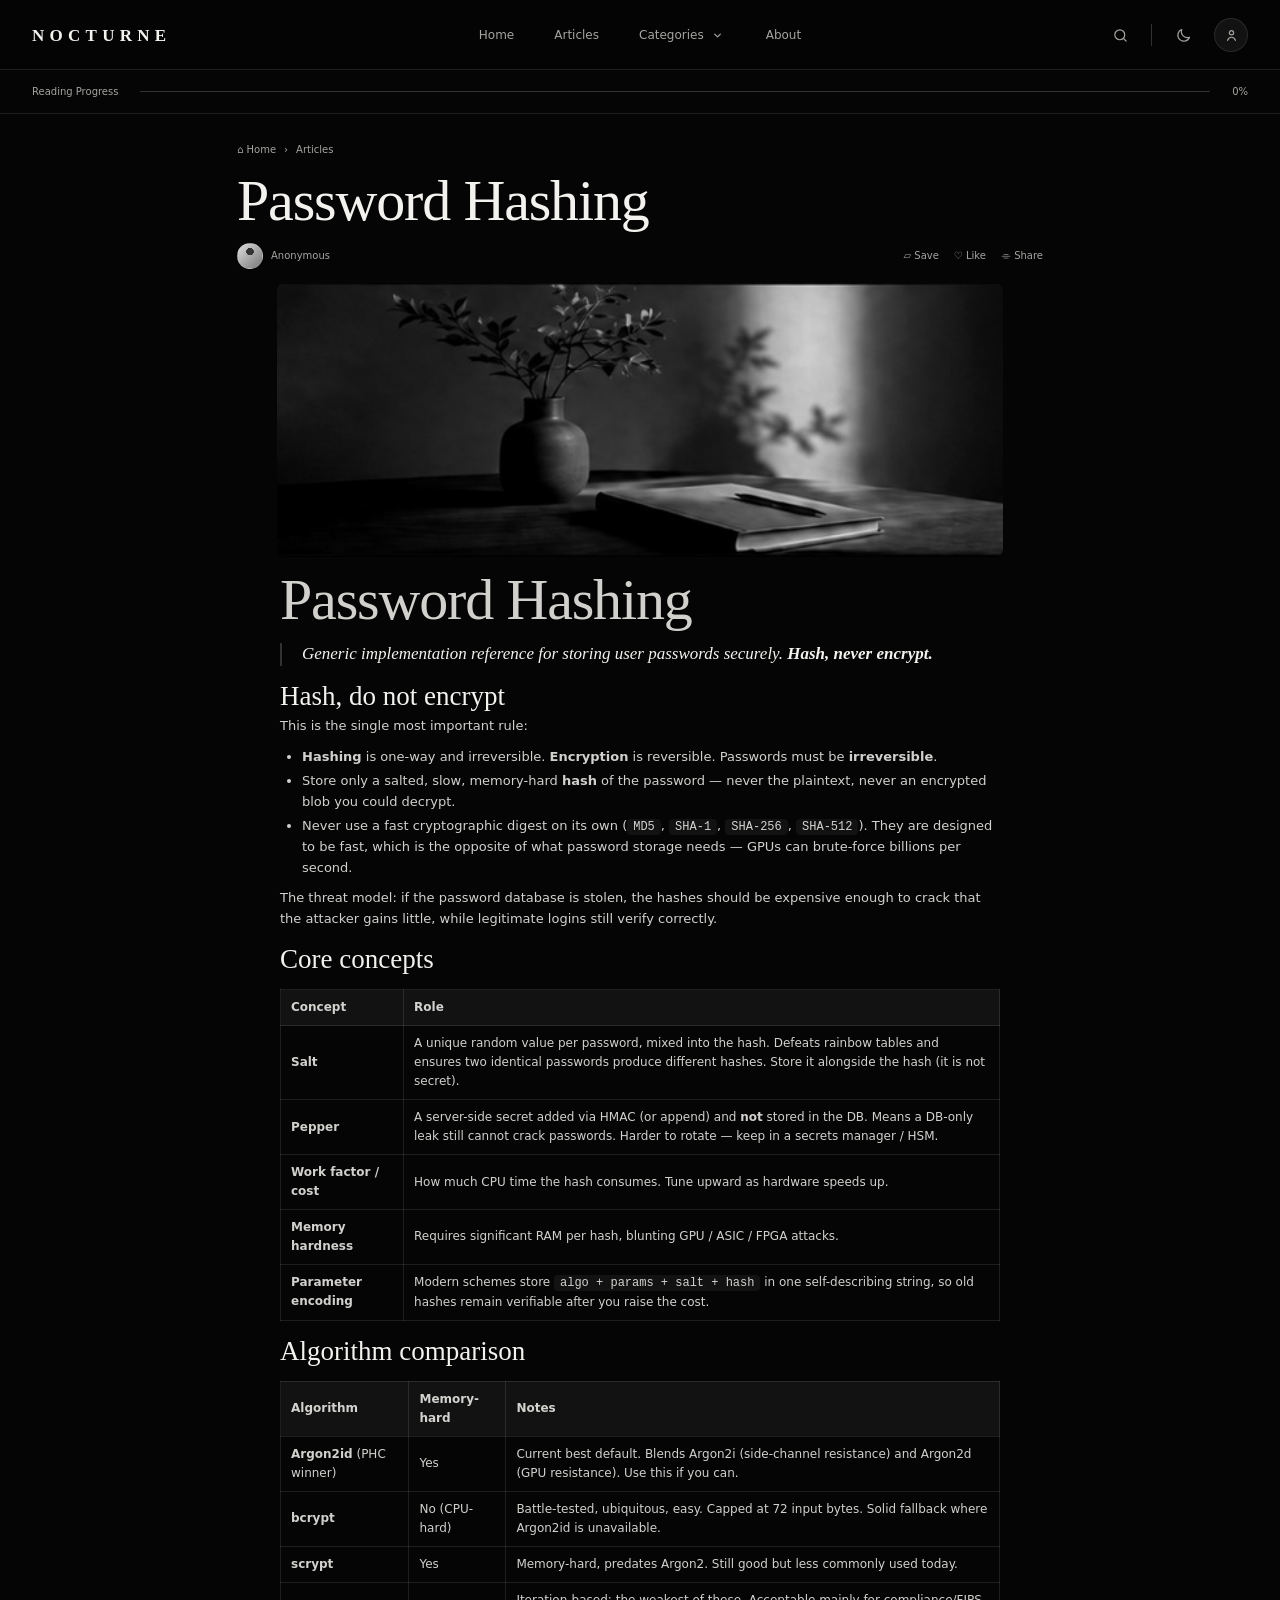
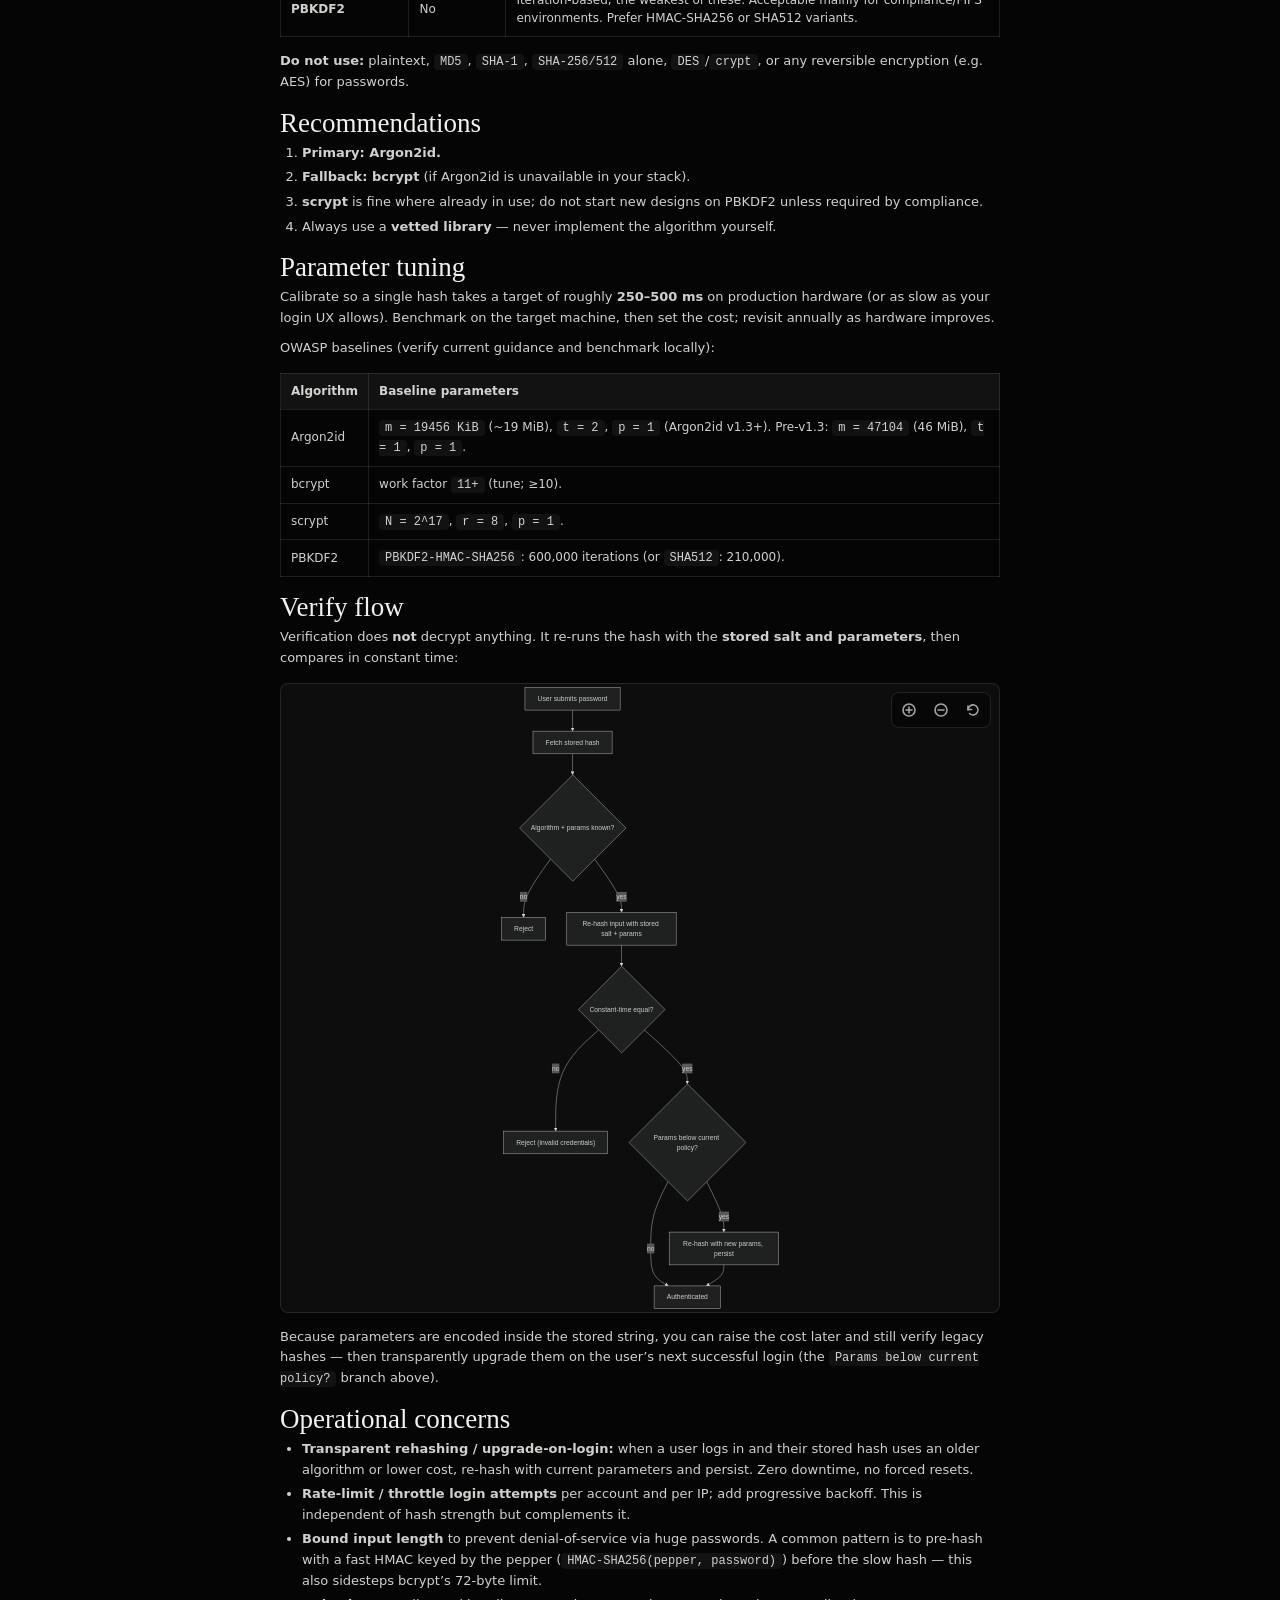
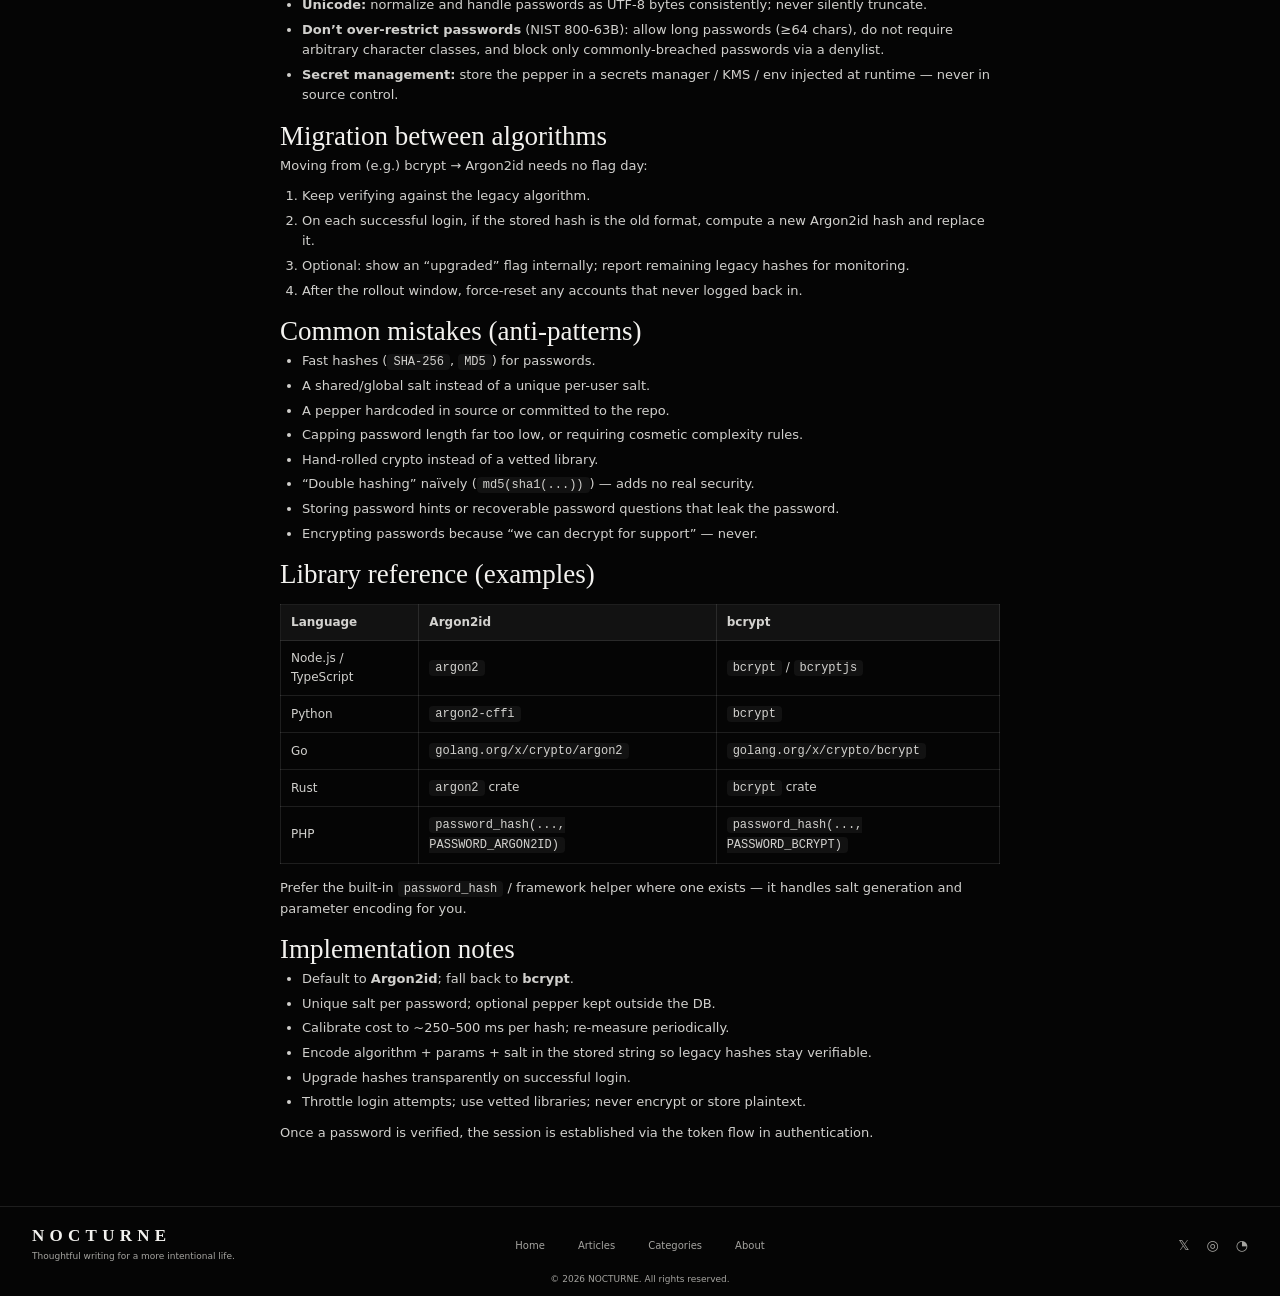
<file: authentications/password-hashing/index.html>
<!DOCTYPE html><html lang="en" data-theme="dark"><head><meta charset="utf-8"><meta name="viewport" content="width=device-width, initial-scale=1"><meta name="description" content="Thoughtful writing."><title>Password Hashing — Nocturne</title><script>
      try {
        document.documentElement.dataset.theme =
          localStorage.getItem('nocturne-theme') || 'dark';
      } catch (e) {
        document.documentElement.dataset.theme = 'dark';
      }
    </script><link rel="stylesheet" href="/_astro/BaseLayout.CNgXS75G.css"></head><body><header class="site-header"><div class="shell header"><a class="brand" href="/">NOCTURNE</a><nav class="nav" aria-label="Main navigation"><a href="/">Home</a><a href="/articles">Articles</a><a href="/articles" aria-label="Browse categories">Categories<svg class="icon" viewBox="0 0 24 24" aria-hidden="true"><path d="m8 10 4 4 4-4"></path></svg></a><a href="/#about">About</a></nav><div class="actions"><button class="icon-btn" type="button" aria-label="Search"><svg class="icon" viewBox="0 0 24 24" aria-hidden="true"><circle cx="11" cy="11" r="7"></circle><path d="m20 20-3.4-3.4"></path></svg></button><span class="vline" aria-hidden="true"></span><button class="icon-btn" type="button" data-theme-toggle aria-label="Switch to light theme"></button><span class="avatar" aria-hidden="true"><svg class="icon" viewBox="0 0 24 24"><circle cx="12" cy="8" r="3"></circle><path d="M6.5 19c.8-3 2.6-4.5 5.5-4.5S16.7 16 17.5 19"></path></svg></span></div></div></header><div class="progress" aria-label="Reading progress"><div class="shell"><span>Reading Progress</span><span class="bar" aria-hidden="true"><span data-reading-progress-bar></span></span><span data-reading-progress-count>0%</span></div></div><main class="article"><article class="content"><nav class="crumb" aria-label="Breadcrumb"><a href="/">⌂ Home</a><span aria-hidden="true">›</span><a href="/articles">Articles</a></nav><h1 class="article-title">Password Hashing</h1><div class="article-topline"><div class="author"><span class="author-dot" aria-hidden="true"></span><span>Anonymous</span></div><div class="article-actions" aria-label="Article actions"><span class="action">▱ Save</span><span class="action">♡ Like</span><span class="action">⌯ Share</span></div></div><figure class="article-hero photo"><img src="/theme/article-hero.jpg" alt="Password Hashing" loading="eager" decoding="async"></figure><div class="prose"><h1 id="password-hashing">Password Hashing</h1>
<blockquote>
<p>Generic implementation reference for storing user passwords securely. <strong>Hash, never encrypt.</strong></p>
</blockquote>
<h2 id="hash-do-not-encrypt">Hash, do not encrypt</h2>
<p>This is the single most important rule:</p>
<ul>
<li><strong>Hashing</strong> is one-way and irreversible. <strong>Encryption</strong> is reversible. Passwords must be <strong>irreversible</strong>.</li>
<li>Store only a salted, slow, memory-hard <strong>hash</strong> of the password — never the plaintext, never an encrypted blob you could decrypt.</li>
<li>Never use a fast cryptographic digest on its own (<code>MD5</code>, <code>SHA-1</code>, <code>SHA-256</code>, <code>SHA-512</code>). They are designed to be fast, which is the opposite of what password storage needs — GPUs can brute-force billions per second.</li>
</ul>
<p>The threat model: if the password database is stolen, the hashes should be expensive enough to crack that the attacker gains little, while legitimate logins still verify correctly.</p>
<h2 id="core-concepts">Core concepts</h2>
<table>
<thead>
<tr>
<th>Concept</th>
<th>Role</th>
</tr>
</thead>
<tbody>
<tr>
<td><strong>Salt</strong></td>
<td>A unique random value per password, mixed into the hash. Defeats rainbow tables and ensures two identical passwords produce different hashes. Store it alongside the hash (it is not secret).</td>
</tr>
<tr>
<td><strong>Pepper</strong></td>
<td>A server-side secret added via HMAC (or append) and <strong>not</strong> stored in the DB. Means a DB-only leak still cannot crack passwords. Harder to rotate — keep in a secrets manager / HSM.</td>
</tr>
<tr>
<td><strong>Work factor / cost</strong></td>
<td>How much CPU time the hash consumes. Tune upward as hardware speeds up.</td>
</tr>
<tr>
<td><strong>Memory hardness</strong></td>
<td>Requires significant RAM per hash, blunting GPU / ASIC / FPGA attacks.</td>
</tr>
<tr>
<td><strong>Parameter encoding</strong></td>
<td>Modern schemes store <code>algo + params + salt + hash</code> in one self-describing string, so old hashes remain verifiable after you raise the cost.</td>
</tr>
</tbody>
</table>
<h2 id="algorithm-comparison">Algorithm comparison</h2>
<table>
<thead>
<tr>
<th>Algorithm</th>
<th>Memory-hard</th>
<th>Notes</th>
</tr>
</thead>
<tbody>
<tr>
<td><strong>Argon2id</strong> (PHC winner)</td>
<td>Yes</td>
<td>Current best default. Blends Argon2i (side-channel resistance) and Argon2d (GPU resistance). Use this if you can.</td>
</tr>
<tr>
<td><strong>bcrypt</strong></td>
<td>No (CPU-hard)</td>
<td>Battle-tested, ubiquitous, easy. Capped at 72 input bytes. Solid fallback where Argon2id is unavailable.</td>
</tr>
<tr>
<td><strong>scrypt</strong></td>
<td>Yes</td>
<td>Memory-hard, predates Argon2. Still good but less commonly used today.</td>
</tr>
<tr>
<td><strong>PBKDF2</strong></td>
<td>No</td>
<td>Iteration-based; the weakest of these. Acceptable mainly for compliance/FIPS environments. Prefer HMAC-SHA256 or SHA512 variants.</td>
</tr>
</tbody>
</table>
<p><strong>Do not use:</strong> plaintext, <code>MD5</code>, <code>SHA-1</code>, <code>SHA-256/512</code> alone, <code>DES</code>/<code>crypt</code>, or any reversible encryption (e.g. AES) for passwords.</p>
<h2 id="recommendations">Recommendations</h2>
<ol>
<li><strong>Primary: Argon2id.</strong></li>
<li><strong>Fallback: bcrypt</strong> (if Argon2id is unavailable in your stack).</li>
<li><strong>scrypt</strong> is fine where already in use; do not start new designs on PBKDF2 unless required by compliance.</li>
<li>Always use a <strong>vetted library</strong> — never implement the algorithm yourself.</li>
</ol>
<h2 id="parameter-tuning">Parameter tuning</h2>
<p>Calibrate so a single hash takes a target of roughly <strong>250–500 ms</strong> on production hardware (or as slow as your login UX allows). Benchmark on the target machine, then set the cost; revisit annually as hardware improves.</p>
<p>OWASP baselines (verify current guidance and benchmark locally):</p>
<table>
<thead>
<tr>
<th>Algorithm</th>
<th>Baseline parameters</th>
</tr>
</thead>
<tbody>
<tr>
<td>Argon2id</td>
<td><code>m = 19456 KiB</code> (~19 MiB), <code>t = 2</code>, <code>p = 1</code> (Argon2id v1.3+). Pre-v1.3: <code>m = 47104</code> (46 MiB), <code>t = 1</code>, <code>p = 1</code>.</td>
</tr>
<tr>
<td>bcrypt</td>
<td>work factor <code>11+</code> (tune; ≥10).</td>
</tr>
<tr>
<td>scrypt</td>
<td><code>N = 2^17</code>, <code>r = 8</code>, <code>p = 1</code>.</td>
</tr>
<tr>
<td>PBKDF2</td>
<td><code>PBKDF2-HMAC-SHA256</code>: 600,000 iterations (or <code>SHA512</code>: 210,000).</td>
</tr>
</tbody>
</table>
<h2 id="verify-flow">Verify flow</h2>
<p>Verification does <strong>not</strong> decrypt anything. It re-runs the hash with the <strong>stored salt and parameters</strong>, then compares in constant time:</p>
<pre class="astro-code github-dark" style="background-color:#24292e;color:#e1e4e8; overflow-x: auto;" tabindex="0" data-language="mermaid"><code><span class="line"><span style="color:#F97583">flowchart</span><span style="color:#B392F0"> TD</span></span>
<span class="line"><span style="color:#FFAB70">  L</span><span style="color:#F97583">[</span><span style="color:#9ECBFF">User submits password</span><span style="color:#F97583">]</span><span style="color:#F97583"> --&gt;</span><span style="color:#FFAB70"> G</span><span style="color:#F97583">[</span><span style="color:#9ECBFF">Fetch stored hash</span><span style="color:#F97583">]</span></span>
<span class="line"><span style="color:#FFAB70">  G </span><span style="color:#F97583">--&gt;</span><span style="color:#FFAB70"> CK</span><span style="color:#F97583">{</span><span style="color:#9ECBFF">"Algorithm + params known?"</span><span style="color:#F97583">}</span></span>
<span class="line"><span style="color:#FFAB70">  CK </span><span style="color:#F97583">--&gt;|</span><span style="color:#9ECBFF">no</span><span style="color:#F97583">|</span><span style="color:#FFAB70"> F</span><span style="color:#F97583">[</span><span style="color:#9ECBFF">"Reject"</span><span style="color:#F97583">]</span></span>
<span class="line"><span style="color:#FFAB70">  CK </span><span style="color:#F97583">--&gt;|</span><span style="color:#9ECBFF">yes</span><span style="color:#F97583">|</span><span style="color:#FFAB70"> V</span><span style="color:#F97583">[</span><span style="color:#9ECBFF">"Re-hash input with stored salt + params"</span><span style="color:#F97583">]</span></span>
<span class="line"><span style="color:#FFAB70">  V </span><span style="color:#F97583">--&gt;</span><span style="color:#FFAB70"> C</span><span style="color:#F97583">{</span><span style="color:#9ECBFF">"Constant-time equal?"</span><span style="color:#F97583">}</span></span>
<span class="line"><span style="color:#FFAB70">  C </span><span style="color:#F97583">--&gt;|</span><span style="color:#9ECBFF">no</span><span style="color:#F97583">|</span><span style="color:#FFAB70"> F2</span><span style="color:#F97583">[</span><span style="color:#9ECBFF">"Reject (invalid credentials)"</span><span style="color:#F97583">]</span></span>
<span class="line"><span style="color:#FFAB70">  C </span><span style="color:#F97583">--&gt;|</span><span style="color:#9ECBFF">yes</span><span style="color:#F97583">|</span><span style="color:#FFAB70"> U</span><span style="color:#F97583">{</span><span style="color:#9ECBFF">"Params below current policy?"</span><span style="color:#F97583">}</span></span>
<span class="line"><span style="color:#FFAB70">  U </span><span style="color:#F97583">--&gt;|</span><span style="color:#9ECBFF">yes</span><span style="color:#F97583">|</span><span style="color:#FFAB70"> R</span><span style="color:#F97583">[</span><span style="color:#9ECBFF">"Re-hash with new params, persist"</span><span style="color:#F97583">]</span></span>
<span class="line"><span style="color:#FFAB70">  U </span><span style="color:#F97583">--&gt;|</span><span style="color:#9ECBFF">no</span><span style="color:#F97583">|</span><span style="color:#FFAB70"> OK</span><span style="color:#F97583">[</span><span style="color:#9ECBFF">"Authenticated"</span><span style="color:#F97583">]</span></span>
<span class="line"><span style="color:#FFAB70">  R </span><span style="color:#F97583">--&gt;</span><span style="color:#FFAB70"> OK</span></span></code></pre>
<p>Because parameters are encoded inside the stored string, you can raise the cost later and still verify legacy hashes — then transparently upgrade them on the user’s next successful login (the <code>Params below current policy?</code> branch above).</p>
<h2 id="operational-concerns">Operational concerns</h2>
<ul>
<li><strong>Transparent rehashing / upgrade-on-login:</strong> when a user logs in and their stored hash uses an older algorithm or lower cost, re-hash with current parameters and persist. Zero downtime, no forced resets.</li>
<li><strong>Rate-limit / throttle login attempts</strong> per account and per IP; add progressive backoff. This is independent of hash strength but complements it.</li>
<li><strong>Bound input length</strong> to prevent denial-of-service via huge passwords. A common pattern is to pre-hash with a fast HMAC keyed by the pepper (<code>HMAC-SHA256(pepper, password)</code>) before the slow hash — this also sidesteps bcrypt’s 72-byte limit.</li>
<li><strong>Unicode:</strong> normalize and handle passwords as UTF-8 bytes consistently; never silently truncate.</li>
<li><strong>Don’t over-restrict passwords</strong> (NIST 800-63B): allow long passwords (≥64 chars), do not require arbitrary character classes, and block only commonly-breached passwords via a denylist.</li>
<li><strong>Secret management:</strong> store the pepper in a secrets manager / KMS / env injected at runtime — never in source control.</li>
</ul>
<h2 id="migration-between-algorithms">Migration between algorithms</h2>
<p>Moving from (e.g.) bcrypt → Argon2id needs no flag day:</p>
<ol>
<li>Keep verifying against the legacy algorithm.</li>
<li>On each successful login, if the stored hash is the old format, compute a new Argon2id hash and replace it.</li>
<li>Optional: show an “upgraded” flag internally; report remaining legacy hashes for monitoring.</li>
<li>After the rollout window, force-reset any accounts that never logged back in.</li>
</ol>
<h2 id="common-mistakes-anti-patterns">Common mistakes (anti-patterns)</h2>
<ul>
<li>Fast hashes (<code>SHA-256</code>, <code>MD5</code>) for passwords.</li>
<li>A shared/global salt instead of a unique per-user salt.</li>
<li>A pepper hardcoded in source or committed to the repo.</li>
<li>Capping password length far too low, or requiring cosmetic complexity rules.</li>
<li>Hand-rolled crypto instead of a vetted library.</li>
<li>“Double hashing” naïvely (<code>md5(sha1(...))</code>) — adds no real security.</li>
<li>Storing password hints or recoverable password questions that leak the password.</li>
<li>Encrypting passwords because “we can decrypt for support” — never.</li>
</ul>
<h2 id="library-reference-examples">Library reference (examples)</h2>
<table>
<thead>
<tr>
<th>Language</th>
<th>Argon2id</th>
<th>bcrypt</th>
</tr>
</thead>
<tbody>
<tr>
<td>Node.js / TypeScript</td>
<td><code>argon2</code></td>
<td><code>bcrypt</code> / <code>bcryptjs</code></td>
</tr>
<tr>
<td>Python</td>
<td><code>argon2-cffi</code></td>
<td><code>bcrypt</code></td>
</tr>
<tr>
<td>Go</td>
<td><code>golang.org/x/crypto/argon2</code></td>
<td><code>golang.org/x/crypto/bcrypt</code></td>
</tr>
<tr>
<td>Rust</td>
<td><code>argon2</code> crate</td>
<td><code>bcrypt</code> crate</td>
</tr>
<tr>
<td>PHP</td>
<td><code>password_hash(..., PASSWORD_ARGON2ID)</code></td>
<td><code>password_hash(..., PASSWORD_BCRYPT)</code></td>
</tr>
</tbody>
</table>
<p>Prefer the built-in <code>password_hash</code> / framework helper where one exists — it handles salt generation and parameter encoding for you.</p>
<h2 id="implementation-notes">Implementation notes</h2>
<ul>
<li>Default to <strong>Argon2id</strong>; fall back to <strong>bcrypt</strong>.</li>
<li>Unique salt per password; optional pepper kept outside the DB.</li>
<li>Calibrate cost to ~250–500 ms per hash; re-measure periodically.</li>
<li>Encode algorithm + params + salt in the stored string so legacy hashes stay verifiable.</li>
<li>Upgrade hashes transparently on successful login.</li>
<li>Throttle login attempts; use vetted libraries; never encrypt or store plaintext.</li>
</ul>
<p>Once a password is verified, the session is established via the token flow in authentication.</p>
</div></article></main><script src="/scripts/reading-progress.js" defer></script><footer id="about" class="footer"><div class="shell"><div class="footer-grid"><div class="footer-copy"><div class="brand">NOCTURNE</div><p>Thoughtful writing for a more intentional life.</p></div><nav class="footer-nav" aria-label="Footer navigation"><a href="/">Home</a><a href="/articles">Articles</a><a href="/articles">Categories</a><a href="/#about">About</a></nav><div class="social" aria-label="Social links"><a href="#" aria-label="X / Twitter">𝕏</a><a href="#" aria-label="GitHub">◎</a><a href="#" aria-label="RSS feed">◔</a></div></div><div class="copyright">© 2026 NOCTURNE. All rights reserved.</div></div></footer><script src="/scripts/theme-toggle.js" defer></script><script type="module" src="/_astro/BaseLayout.astro_astro_type_script_index_0_lang.hG5L7J30.js"></script></body></html>
</file>
<file: _astro/BaseLayout.CNgXS75G.css>
:root{color-scheme:dark;--bg:#050505;--surface:#0d0d0d;--surface2:#121212;--text:#f3f2ef;--muted:#a5a4a0;--faint:#777672;--line:#ffffff1a;--line2:#ffffff2e;--shadow:0 18px 60px #0000002e;--serif:Georgia, "Times New Roman", serif;--sans:Inter, ui-sans-serif, system-ui, -apple-system, BlinkMacSystemFont, "Segoe UI", sans-serif;--page:1216px;--content:806px;--radius:12px}html[data-theme=light]{color-scheme:light;--bg:#f4f3ee;--surface:#fff;--surface2:#efeee9;--text:#171716;--muted:#686660;--faint:#99968f;--line:#1614101a;--line2:#1614102e;--shadow:0 18px 55px #332f2512}*{box-sizing:border-box}html{scroll-behavior:smooth}body{background:radial-gradient(circle at 50% -20%, color-mix(in srgb, var(--surface) 72%, transparent), transparent 38rem), var(--bg);color:var(--text);font:14px/1.55 var(--sans);margin:0;transition:background .22s,color .22s}a{color:inherit;text-decoration:none}button,input{font:inherit;color:inherit}img{width:100%;display:block}.shell{width:min(calc(100% - 48px), var(--page));margin:auto}.content{width:min(calc(100% - 48px), var(--content));margin:auto}.icon{fill:none;stroke:currentColor;stroke-width:1.7px;stroke-linecap:round;stroke-linejoin:round;width:17px;height:17px}.muted{color:var(--muted)}.site-header{border-bottom:1px solid var(--line);background:color-mix(in srgb, var(--bg) 90%, transparent);backdrop-filter:blur(16px);z-index:20;height:70px;position:sticky;top:0}.site-header .header{grid-template-columns:1fr auto 1fr;align-items:center;gap:24px;height:100%;display:grid}.brand{font:600 17px/1 var(--serif);letter-spacing:.31em;white-space:nowrap}.nav{gap:40px;font-size:12px;display:flex}.nav a{height:70px;color:var(--muted);align-items:center;gap:5px;display:flex;position:relative}.nav a:hover,.nav a.active{color:var(--text)}.nav a.active:after{content:"";background:var(--text);height:1px;position:absolute;bottom:-1px;left:0;right:0}.actions{justify-self:end;align-items:center;gap:14px;display:flex}.icon-btn{cursor:pointer;width:34px;height:34px;color:var(--muted);background:0 0;border:0;border-radius:50%;place-items:center;display:grid}.icon-btn:hover{background:color-mix(in srgb, var(--text) 5%, transparent);color:var(--text)}.icon-btn:focus-visible{outline:2px solid var(--text);outline-offset:2px}.vline{background:var(--line2);width:1px;height:22px}.avatar{background:var(--surface2);border:1px solid var(--line);width:34px;height:34px;color:var(--muted);border-radius:50%;place-items:center;display:grid}.card{background:linear-gradient(145deg, color-mix(in srgb, var(--surface) 96%, transparent), color-mix(in srgb, var(--surface2) 88%, transparent));border:1px solid var(--line);border-radius:var(--radius);box-shadow:var(--shadow)}.eyebrow{text-transform:uppercase;letter-spacing:.08em;color:var(--muted);font-size:10px;font-weight:700}.meta{color:var(--muted);align-items:center;gap:10px;font-size:11px;display:flex}.meta .dot{color:var(--faint)}.photo img{filter:grayscale()}html[data-theme=light] .photo img{filter:grayscale()contrast(.92)brightness(1.08)}.outline{border:1px solid var(--line2);height:40px;color:var(--text);cursor:pointer;background:0 0;border-radius:6px;align-items:center;gap:9px;padding:0 16px;font-size:12px;font-weight:650;display:inline-flex}.outline:hover{background:color-mix(in srgb, var(--text) 4%, transparent);border-color:var(--text)}.outline:focus-visible{outline:2px solid var(--text);outline-offset:2px}.solid{background:var(--text);height:36px;color:var(--bg);cursor:pointer;border:0;border-radius:6px;padding:0 14px;font-size:11px;font-weight:700}.solid:focus-visible{outline:2px solid var(--text);outline-offset:2px}.home{padding-top:22px}.hero{grid-template-columns:.95fr 1.05fr;gap:22px;min-height:330px;padding:14px;display:grid;overflow:hidden}.hero-copy{flex-direction:column;justify-content:center;padding:27px 22px 22px;display:flex}.featured{letter-spacing:.04em;color:var(--muted);align-items:center;gap:6px;margin-bottom:18px;font-size:11px;font-weight:700;display:flex}.hero h1{font:500 54px/1.08 var(--serif);letter-spacing:-.02em;margin:0 0 18px}.hero p{color:var(--muted);max-width:490px;margin:0 0 22px;font-size:14px}.hero-bottom{flex-wrap:wrap;align-items:center;gap:20px;display:flex}.hero-image{border-radius:9px;min-height:296px;display:block;overflow:hidden}.hero-image img{object-fit:cover;height:100%}.home-grid{grid-template-columns:2.1fr 1fr;gap:16px;margin-top:16px;display:grid}.feed{padding:0 20px 4px}.chips{border-bottom:1px solid var(--line);scrollbar-width:none;align-items:center;gap:9px;padding:11px 0;display:flex;overflow:auto}.chips::-webkit-scrollbar{display:none}.chip{border:1px solid var(--line);white-space:nowrap;height:32px;color:var(--muted);border-radius:999px;align-items:center;padding:0 14px;font-size:11px;display:inline-flex}.chip:hover{color:var(--text);border-color:var(--line2)}.chip.active{color:var(--text);border-color:var(--line2);background:var(--surface2)}.section-title{border-bottom:1px solid var(--line);padding:13px 0 10px}.post{border-bottom:1px solid var(--line);color:inherit;grid-template-columns:238px 1fr;gap:22px;padding:11px 0;display:grid}.post:hover .post-title{color:var(--text)}.thumb{border-radius:6px;height:104px;overflow:hidden}.thumb img{object-fit:cover;height:100%}.post-copy{flex-direction:column;justify-content:center;display:flex}.post h2{font:500 21px/1.2 var(--serif);margin:0 0 4px}.post p{color:var(--muted);margin:0 0 7px;font-size:12px}.view-all{color:var(--muted);justify-content:center;gap:8px;padding:14px 0 11px;font-size:11px;display:flex}.view-all:hover{color:var(--text)}.sidebar{gap:12px;display:grid}.side{padding:15px 17px}.side-title{text-transform:uppercase;letter-spacing:.05em;color:var(--muted);margin-bottom:10px;font-size:10px;font-weight:700}.topic{border-bottom:1px solid var(--line);color:var(--muted);justify-content:space-between;padding:5px 0;font-size:11px;display:flex}.topic:last-child{border-bottom:0}.topic:hover{color:var(--text)}.newsletter{color:var(--muted);margin:-2px 0 10px;font-size:11px}.sub{grid-template-columns:1fr auto;gap:7px;display:grid}.sub input{border:1px solid var(--line2);background:0 0;border-radius:6px;min-width:0;height:36px;padding:0 10px}.sub input:focus{border-color:var(--text);outline:none}.trend{border-bottom:1px solid var(--line);color:inherit;grid-template-columns:62px 1fr;gap:10px;padding:6px 0;display:grid}.trend:last-child{border-bottom:0}.trend img{object-fit:cover;border-radius:5px;height:46px}.trend strong{margin-bottom:2px;font-size:11px;display:block}.trend span{color:var(--muted);font-size:9px}.progress{border-bottom:1px solid var(--line);height:44px}.progress .shell{height:100%;color:var(--muted);grid-template-columns:auto 1fr auto;align-items:center;gap:22px;font-size:10px;display:grid}.progress .bar{background:var(--line2);height:1px;position:relative;overflow:hidden}.progress .bar>span{background:var(--text);width:0%;height:100%;transition:width .15s linear;display:block}.article{padding:28px 0 34px}.crumb{color:var(--muted);align-items:center;gap:8px;margin-bottom:13px;font-size:10px;display:flex}.crumb a:hover{color:var(--text)}.article h1{font:500 58px/1.04 var(--serif);letter-spacing:-.02em;margin:0 0 12px}.dek{color:var(--muted);max-width:620px;margin:0 0 11px;font-size:14px}.article-topline{flex-wrap:wrap;justify-content:space-between;align-items:center;gap:20px;margin:11px 0 14px;display:flex}.author{color:var(--muted);align-items:center;gap:8px;font-size:10px;display:flex}.author-dot{border:1px solid var(--line);background:radial-gradient(circle at 50% 32%,#333 0 18%,#0000 19%),linear-gradient(135deg,#ddd,#777);border-radius:50%;width:26px;height:26px}.article-actions{color:var(--muted);gap:15px;font-size:10px;display:flex}.article-actions .action{cursor:pointer}.article-actions .action:hover{color:var(--text)}.article-hero{border-radius:8px;height:274px;margin-bottom:13px;overflow:hidden}.article-hero img{object-fit:cover;height:100%}.prose{width:min(100%,720px);color:color-mix(in srgb, var(--text) 86%, transparent);margin:auto;font-size:13px;line-height:1.58}.prose p{margin:0 0 10px}.prose h2{font:500 27px/1.15 var(--serif);color:var(--text);margin:15px 0 4px}.prose h3{font:500 22px/1.2 var(--serif);color:var(--text);margin:14px 0 4px}.prose a{color:var(--text);text-underline-offset:3px;text-decoration:underline}.prose a:hover{color:var(--muted)}.prose ul,.prose ol{margin:0 0 10px;padding-left:22px}.prose li{margin-bottom:4px}.prose blockquote{border-left:2px solid var(--line2);font:italic 17px/1.35 var(--serif);color:var(--text);margin:13px 0;padding-left:20px}.prose cite{font:normal 10px/1.4 var(--sans);color:var(--muted);margin-top:5px;display:block}.prose hr{border:0;border-top:1px solid var(--line);margin:18px 0}.prose pre{background:var(--surface);border:1px solid var(--line);border-radius:8px;margin:12px 0;padding:14px 16px;font:12px/1.55 ui-monospace,SFMono-Regular,Menlo,monospace;overflow-x:auto}.prose code{font-family:ui-monospace,SFMono-Regular,Menlo,monospace;font-size:12px}.prose :not(pre)>code{background:var(--surface2);border-radius:4px;padding:1px 6px}.prose table{border-collapse:collapse;width:100%;margin:14px 0;font-size:12px}.prose th,.prose td{border:1px solid var(--line);text-align:left;padding:8px 10px}.prose th{background:var(--surface2);font-weight:700}.prose .mermaid-viewer{width:100%;aspect-ratio:var(--mermaid-aspect,4 / 3);background:var(--surface);border:1px solid var(--line);cursor:grab;border-radius:8px;max-height:70vh;margin:14px 0;position:relative;overflow:hidden}.prose .mermaid-viewer:active{cursor:grabbing}.prose .mermaid-viewer svg{user-select:none;width:100%;height:100%;display:block}.prose pre.mermaid-error{background:var(--surface);border:1px solid var(--line);color:var(--muted)}.prose .mermaid-toolbar{background:color-mix(in srgb, var(--bg) 65%, transparent);border:1px solid var(--line);-webkit-backdrop-filter:blur(6px);z-index:1;border-radius:8px;gap:4px;padding:3px;display:inline-flex;position:absolute;top:8px;right:8px}.prose .mermaid-toolbar button{appearance:none;width:28px;height:28px;color:var(--muted);cursor:pointer;background:0 0;border:1px solid #0000;border-radius:6px;justify-content:center;align-items:center;padding:0;transition:border-color .15s,color .15s,background .15s;display:inline-flex}.prose .mermaid-toolbar button:hover{border-color:var(--line2);color:var(--text);background:color-mix(in srgb, var(--text) 5%, transparent)}.prose .mermaid-toolbar button:focus-visible{outline:2px solid var(--text);outline-offset:1px}.prose .mermaid-toolbar svg{stroke:currentColor;fill:none;stroke-width:1.6px;stroke-linecap:round;stroke-linejoin:round;width:16px;height:16px}#svg-pan-zoom-controls-styles{display:none!important}.prose .mermaid-viewer>g.svg-pan-zoom-control{display:none}.inline-photo{object-fit:cover;border-radius:6px;height:160px;margin:13px 0 10px}.prevnext{border-top:1px solid var(--line);grid-template-columns:1fr 1px 1fr;gap:24px;margin-top:18px;padding-top:17px;display:grid}.prevnext .sep{background:var(--line);height:54px}.article-nav{color:inherit;grid-template-columns:62px 1fr;align-items:center;gap:12px;display:grid}.article-nav.next{text-align:right;grid-template-columns:1fr 62px}.article-nav img{object-fit:cover;border-radius:5px;height:52px}.article-nav small,.article-nav span{color:var(--muted);font-size:9px}.article-nav strong{margin:2px 0;font-size:11px;display:block}.article-nav:hover strong{color:var(--text)}.category{padding:17px 0 38px}.category-hero{text-align:center;padding:9px 0 23px}.category-hero h1{font:500 54px/1.05 var(--serif);margin:7px 0}.category-hero p{color:var(--muted);max-width:390px;margin:0 auto 10px;font-size:13px}.count{color:var(--muted);align-items:center;gap:6px;font-size:11px;display:inline-flex}.category-list{border-top:1px solid var(--line);width:min(100%,806px);margin:auto;padding-top:15px}.category-list .chips{border:0;justify-content:center;padding:0 0 15px}.cat-post{border:1px solid var(--line);background:linear-gradient(110deg, var(--surface), var(--surface2));min-height:126px;color:inherit;border-radius:8px;grid-template-columns:255px 1fr;margin-bottom:8px;display:grid;overflow:hidden}.cat-post:hover{border-color:var(--line2)}.cat-post img{object-fit:cover;height:100%;min-height:126px}.cat-copy{flex-direction:column;justify-content:center;padding:14px 22px;display:flex}.cat-copy h2{font:500 21px/1.2 var(--serif);margin:0 0 4px}.cat-copy p{color:var(--muted);margin:0 0 8px;font-size:11px}.load{text-align:center;margin:11px 0 8px}.load button{min-width:210px;height:34px}.pagination{color:var(--muted);justify-content:center;align-items:center;gap:17px;font-size:10px;display:flex}.pagination a,.pagination span{color:var(--muted);cursor:pointer}.pagination a:hover{color:var(--text)}.page{border:1px solid #0000;border-radius:5px;place-items:center;width:32px;height:29px;display:grid}.page.active{background:var(--surface2);border-color:var(--line);color:var(--text)}.archive-header{text-align:center;padding:32px 0 8px}.archive-header h1{font:500 54px/1.05 var(--serif);margin:8px 0}.archive-header p{color:var(--muted);max-width:460px;margin:0 auto;font-size:13px}.empty-state{text-align:center;padding:64px 0}.empty-state h1{font:500 42px/1.05 var(--serif);margin:8px 0}.empty-state p{color:var(--muted);margin:0 0 16px;font-size:13px}.footer{border-top:1px solid var(--line);margin-top:19px;padding:20px 0 17px}.footer-grid{grid-template-columns:1fr auto 1fr;align-items:center;gap:20px;display:grid}.footer-copy p{color:var(--muted);margin:6px 0 0;font-size:9px}.footer-nav{gap:33px;font-size:10px;display:flex}.footer-nav a{color:var(--muted)}.footer-nav a:hover{color:var(--text)}.social{color:var(--muted);justify-self:end;gap:17px;font-size:14px;display:flex}.social a:hover{color:var(--text)}.copyright{text-align:center;color:var(--muted);margin-top:9px;font-size:9px}@media (width<=900px){.site-header .header{grid-template-columns:1fr auto}.nav{display:none}.hero,.home-grid{grid-template-columns:1fr}.sidebar{grid-template-columns:1fr 1fr}.footer-grid{grid-template-columns:1fr auto}.footer-nav{display:none}}@media (width<=640px){.shell,.content{width:calc(100% - 28px)}.hero h1,.article h1,.category-hero h1,.archive-header h1{font-size:42px}.post{grid-template-columns:110px 1fr}.post p{display:none}.article-topline{flex-direction:column;align-items:flex-start}.article-hero{height:210px}.prevnext{grid-template-columns:1fr}.prevnext .sep{height:1px}.cat-post{grid-template-columns:120px 1fr;min-height:108px}.cat-post img{min-height:108px}.cat-copy{padding:10px 12px}.cat-copy p{display:none}.footer-grid{text-align:center;grid-template-columns:1fr}.social{justify-self:center}.sidebar{grid-template-columns:1fr}}@media (prefers-reduced-motion:reduce){*{transition:none!important;animation:none!important}html{scroll-behavior:auto}}
</file>
